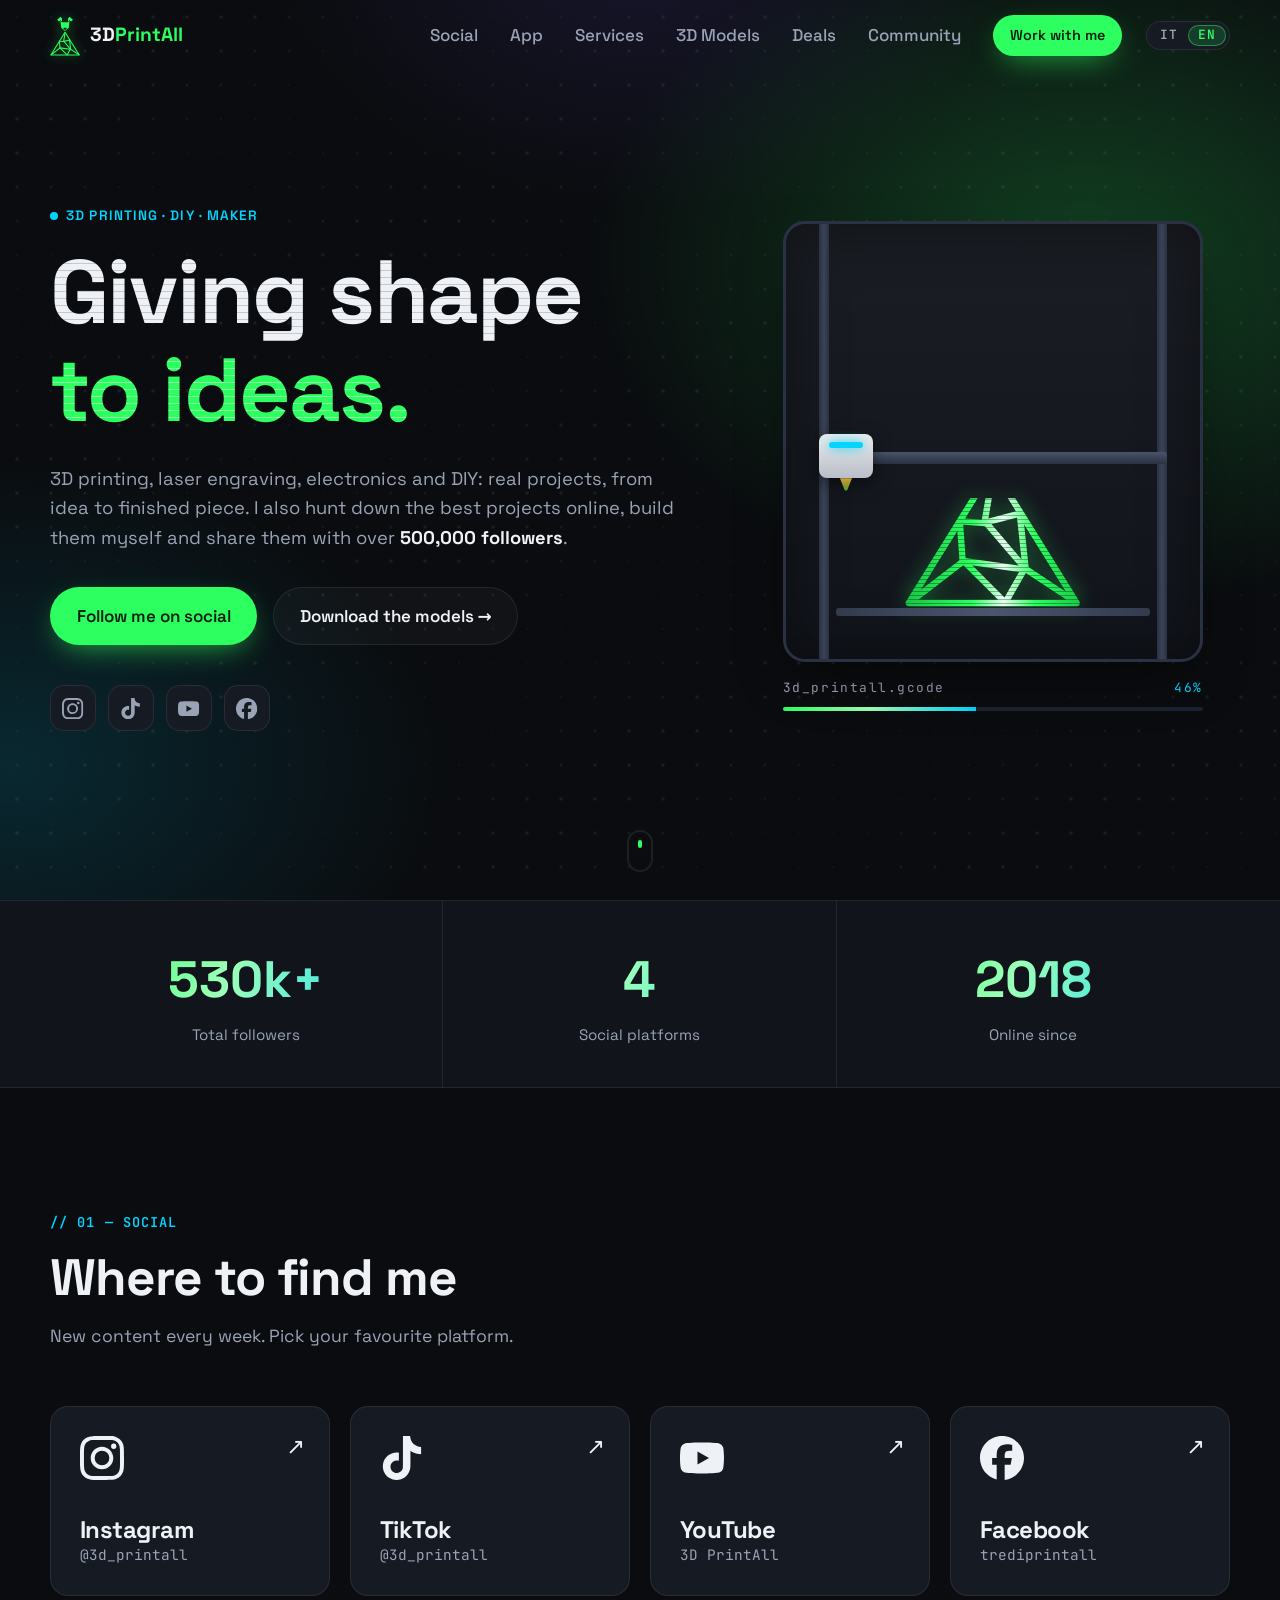
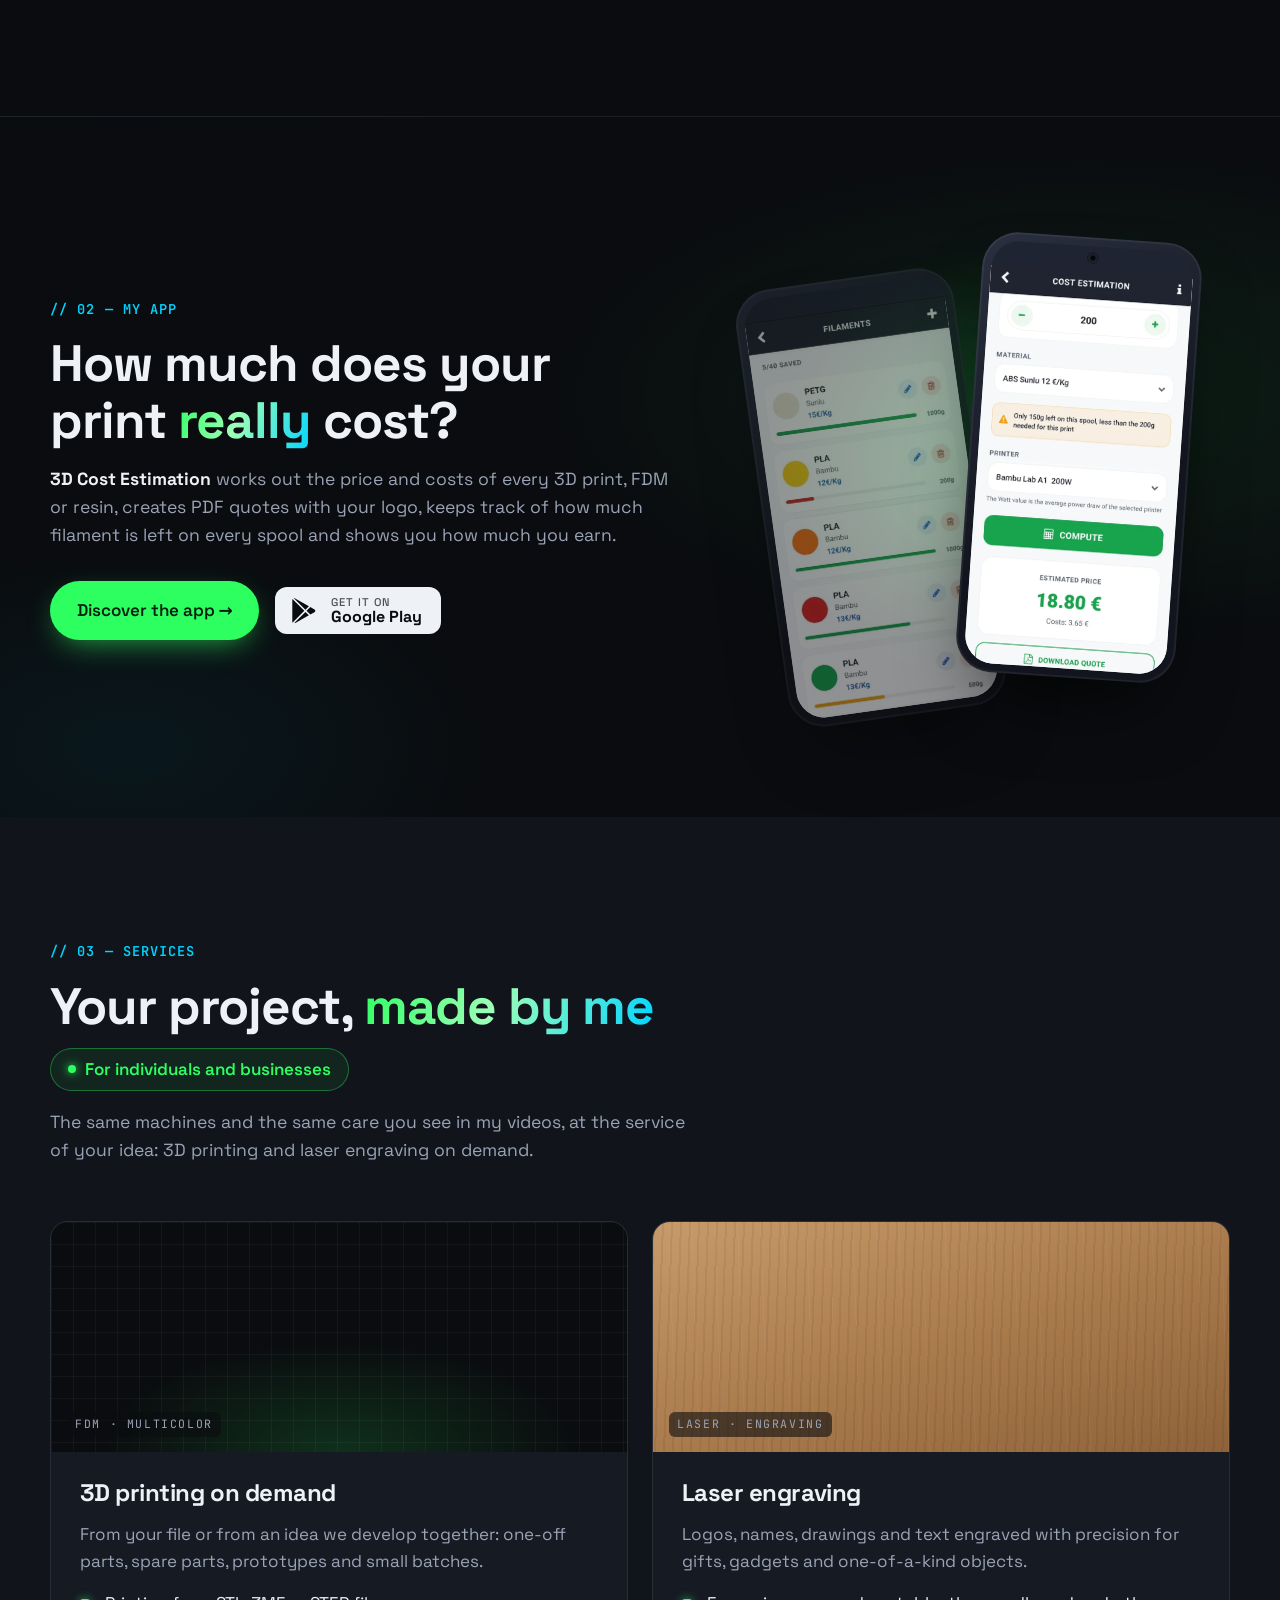
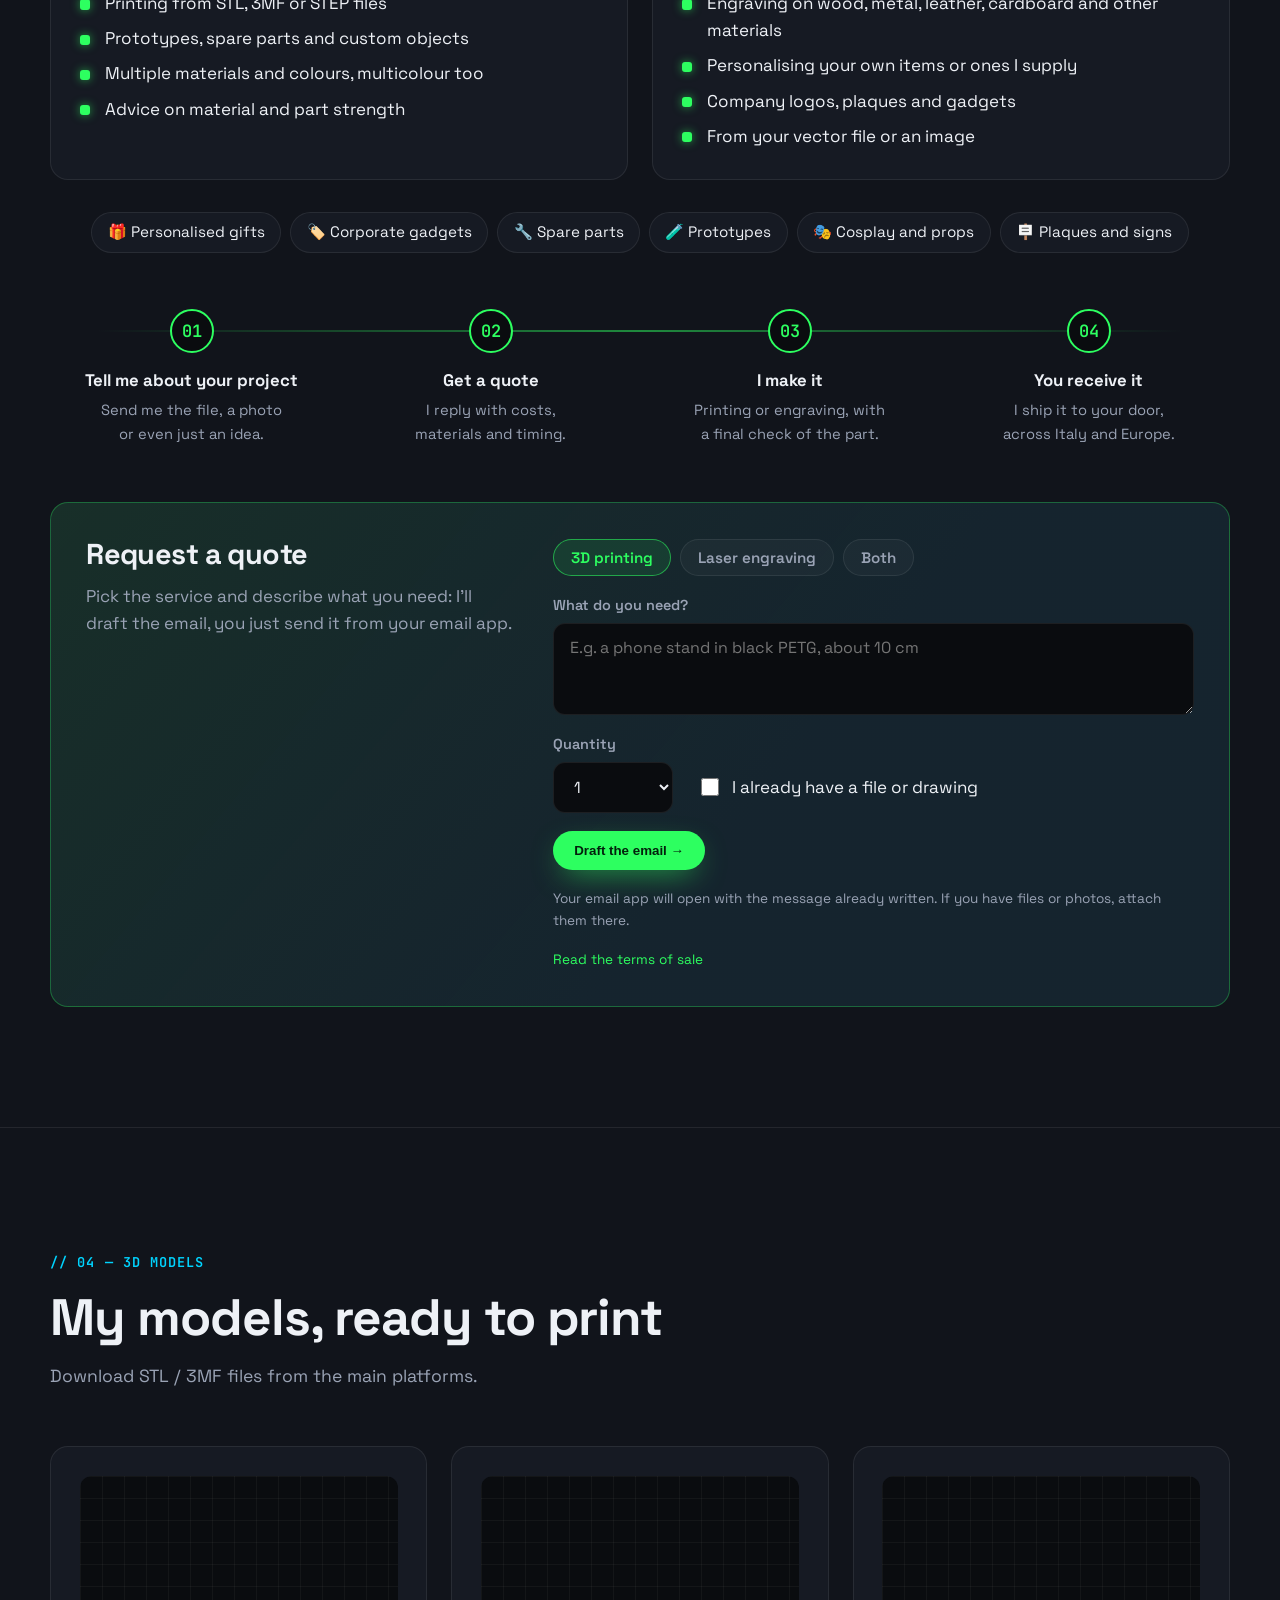
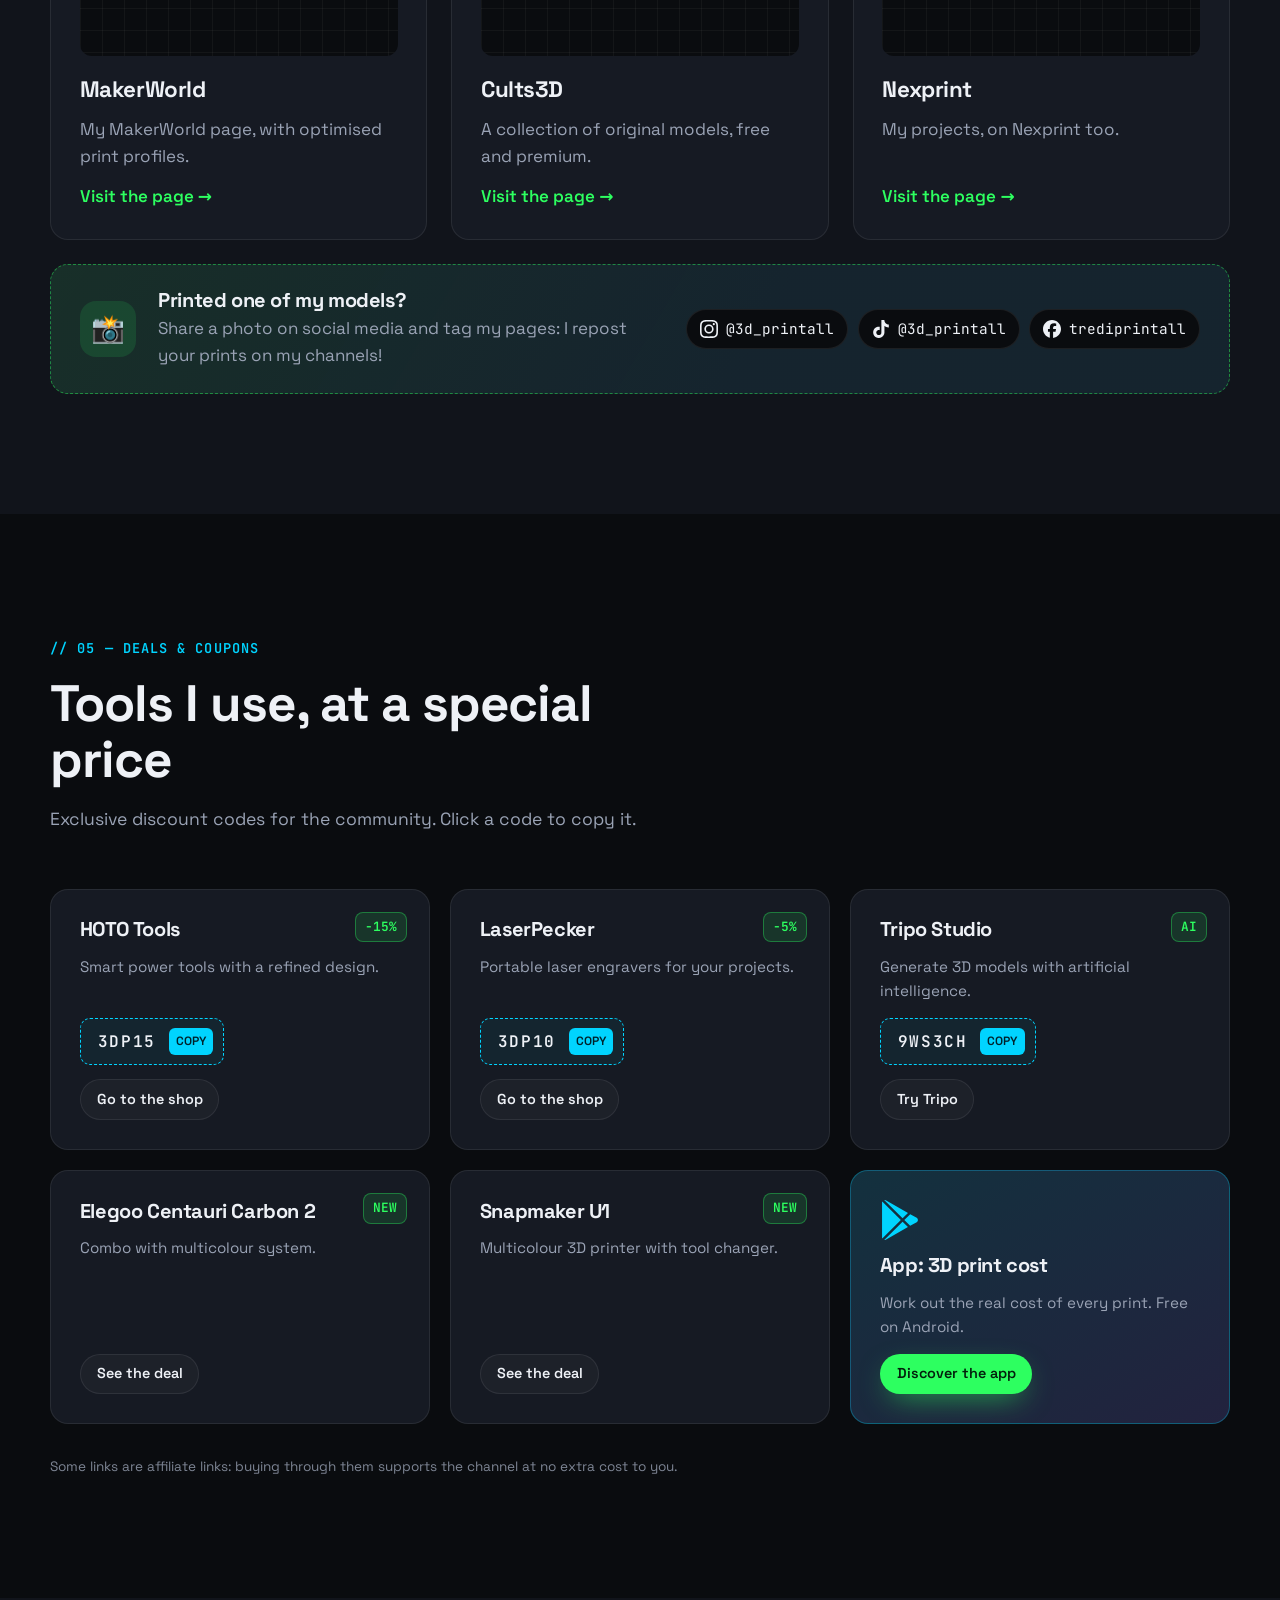
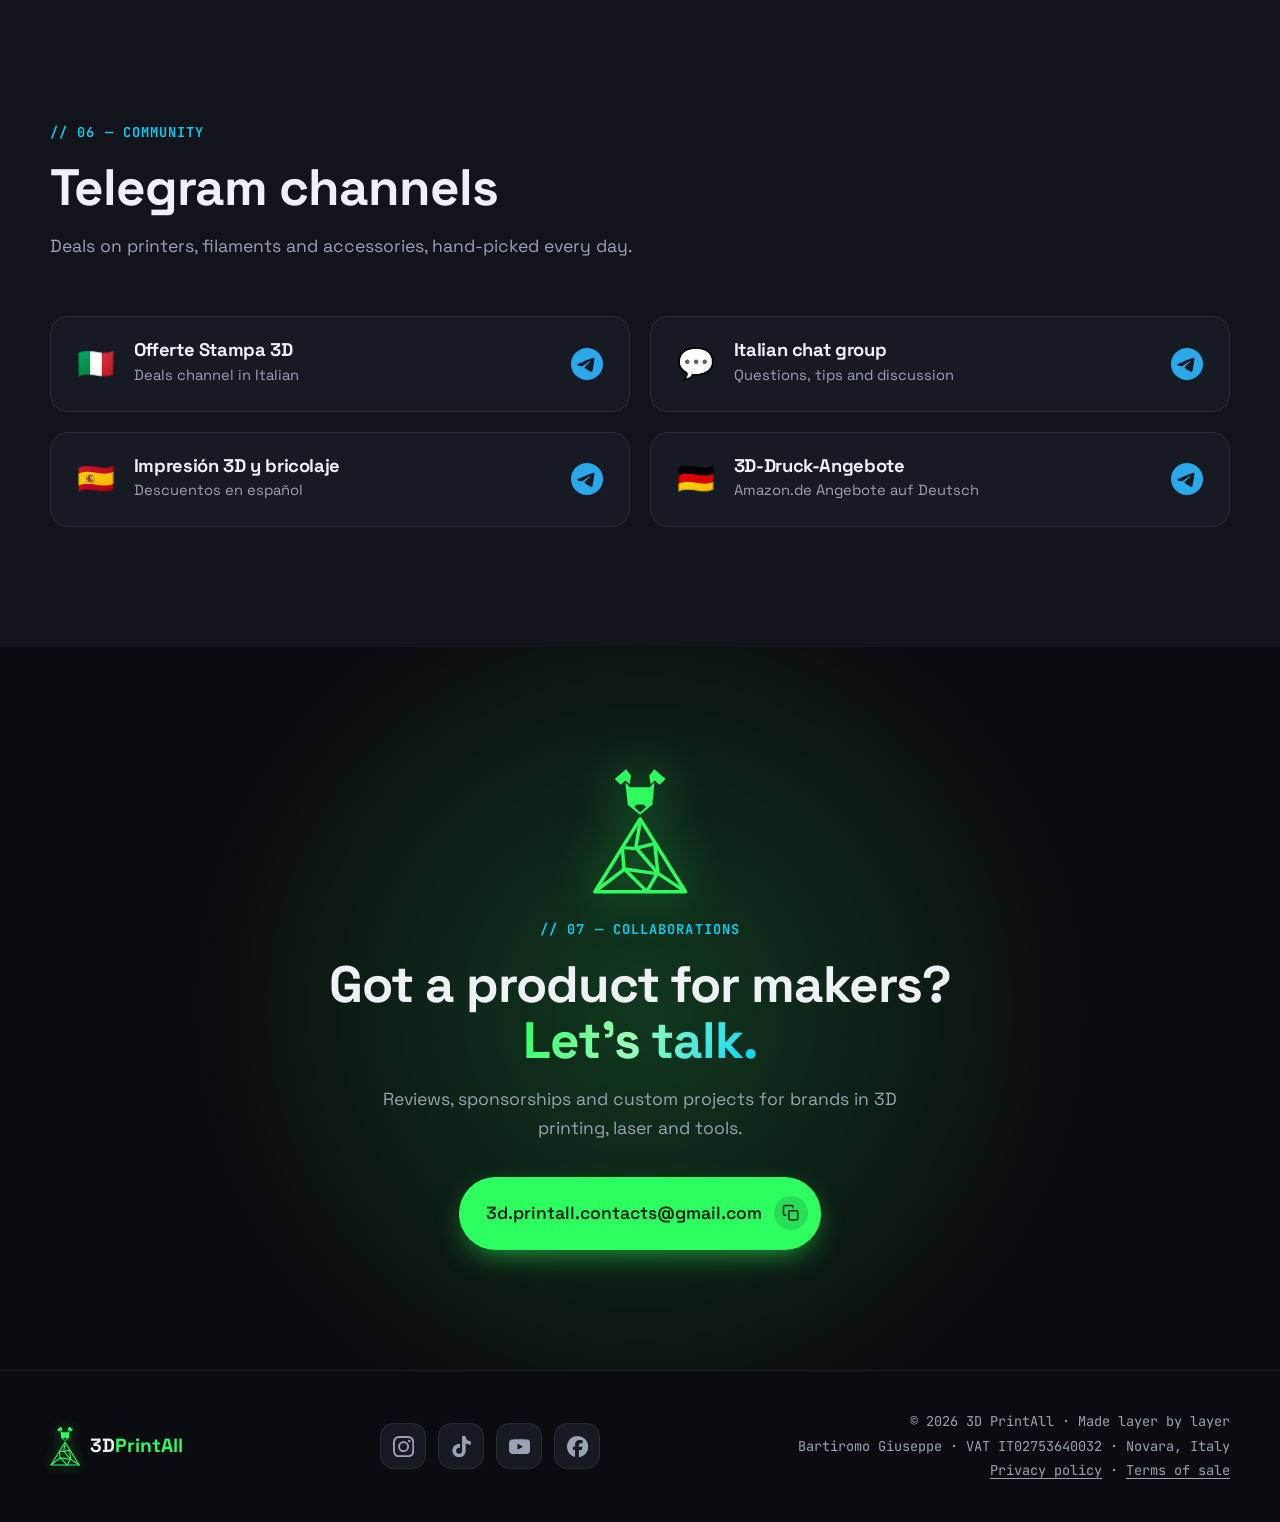
<file: index.html>
<!doctype html>
<html lang="it">
<head>
  <meta charset="utf-8">
  <meta name="viewport" content="width=device-width, initial-scale=1">
  <title>3D PrintAll — Stampa 3D &amp; Fai da te</title>
  <meta name="description" content="3D PrintAll: stampa 3D, incisione laser, elettronica e fai da te. Progetti, modelli da scaricare e offerte per maker. Oltre 500.000 follower su Instagram, TikTok, YouTube e Facebook.">
  <meta name="theme-color" content="#0a0c0f">

  <!-- Open Graph -->
  <meta property="og:type" content="website">
  <meta property="og:title" content="3D PrintAll — Stampa 3D & Fai da te">
  <meta property="og:description" content="Stampa 3D, incisione laser ed elettronica: progetti, modelli e offerte per chi ama creare.">
  <meta property="og:url" content="https://renwo.github.io/3d-printall-site/">
  <meta property="og:site_name" content="3D PrintAll">
  <meta property="og:locale" content="it_IT">
  <meta property="og:locale:alternate" content="en_US">
  <meta property="og:image" content="https://renwo.github.io/3d-printall-site/assets/og-image.png">
  <meta property="og:image:width" content="1200">
  <meta property="og:image:height" content="630">
  <meta property="og:image:alt" content="Logo 3D PrintAll: stampa 3D, laser, elettronica e fai da te">
  <meta name="twitter:card" content="summary_large_image">
  <link rel="canonical" href="https://renwo.github.io/3d-printall-site/">

  <link rel="icon" href="assets/logo.svg" type="image/svg+xml">
  <link rel="apple-touch-icon" href="assets/logo.png">
  <link rel="preload" href="assets/fonts/space-grotesk-latin.woff2" as="font" type="font/woff2" crossorigin>
  <link rel="stylesheet" href="css/fonts.css">
  <link rel="stylesheet" href="css/style.css">
  <script>document.documentElement.classList.add('js')</script>
</head>
<body>
  <!-- SVG sprite: brand icons (Simple Icons, CC0) + logo -->
  <svg width="0" height="0" style="position:absolute" aria-hidden="true">
    <symbol id="i-facebook" viewBox="0 0 24 24"><path d="M9.101 23.691v-7.98H6.627v-3.667h2.474v-1.58c0-4.085 1.848-5.978 5.858-5.978.401 0 .955.042 1.468.103a8.68 8.68 0 0 1 1.141.195v3.325a8.623 8.623 0 0 0-.653-.036 26.805 26.805 0 0 0-.733-.009c-.707 0-1.259.096-1.675.309a1.686 1.686 0 0 0-.679.622c-.258.42-.374.995-.374 1.752v1.297h3.919l-.386 2.103-.287 1.564h-3.246v8.245C19.396 23.238 24 18.179 24 12.044c0-6.627-5.373-12-12-12s-12 5.373-12 12c0 5.628 3.874 10.35 9.101 11.647Z"/></symbol>
    <symbol id="i-googleplay" viewBox="0 0 24 24"><path d="M22.018 13.298l-3.919 2.218-3.515-3.493 3.543-3.521 3.891 2.202a1.49 1.49 0 0 1 0 2.594zM1.337.924a1.486 1.486 0 0 0-.112.568v21.017c0 .217.045.419.124.6l11.155-11.087L1.337.924zm12.207 10.065l3.258-3.238L3.45.195a1.466 1.466 0 0 0-.946-.179l11.04 10.973zm0 2.067l-11 10.933c.298.036.612-.016.906-.183l13.324-7.54-3.23-3.21z"/></symbol>
    <symbol id="i-instagram" viewBox="0 0 24 24"><path d="M7.0301.084c-1.2768.0602-2.1487.264-2.911.5634-.7888.3075-1.4575.72-2.1228 1.3877-.6652.6677-1.075 1.3368-1.3802 2.127-.2954.7638-.4956 1.6365-.552 2.914-.0564 1.2775-.0689 1.6882-.0626 4.947.0062 3.2586.0206 3.6671.0825 4.9473.061 1.2765.264 2.1482.5635 2.9107.308.7889.72 1.4573 1.388 2.1228.6679.6655 1.3365 1.0743 2.1285 1.38.7632.295 1.6361.4961 2.9134.552 1.2773.056 1.6884.069 4.9462.0627 3.2578-.0062 3.668-.0207 4.9478-.0814 1.28-.0607 2.147-.2652 2.9098-.5633.7889-.3086 1.4578-.72 2.1228-1.3881.665-.6682 1.0745-1.3378 1.3795-2.1284.2957-.7632.4966-1.636.552-2.9124.056-1.2809.0692-1.6898.063-4.948-.0063-3.2583-.021-3.6668-.0817-4.9465-.0607-1.2797-.264-2.1487-.5633-2.9117-.3084-.7889-.72-1.4568-1.3876-2.1228C21.2982 1.33 20.628.9208 19.8378.6165 19.074.321 18.2017.1197 16.9244.0645 15.6471.0093 15.236-.005 11.977.0014 8.718.0076 8.31.0215 7.0301.0839m.1402 21.6932c-1.17-.0509-1.8053-.2453-2.2287-.408-.5606-.216-.96-.4771-1.3819-.895-.422-.4178-.6811-.8186-.9-1.378-.1644-.4234-.3624-1.058-.4171-2.228-.0595-1.2645-.072-1.6442-.079-4.848-.007-3.2037.0053-3.583.0607-4.848.05-1.169.2456-1.805.408-2.2282.216-.5613.4762-.96.895-1.3816.4188-.4217.8184-.6814 1.3783-.9003.423-.1651 1.0575-.3614 2.227-.4171 1.2655-.06 1.6447-.072 4.848-.079 3.2033-.007 3.5835.005 4.8495.0608 1.169.0508 1.8053.2445 2.228.408.5608.216.96.4754 1.3816.895.4217.4194.6816.8176.9005 1.3787.1653.4217.3617 1.056.4169 2.2263.0602 1.2655.0739 1.645.0796 4.848.0058 3.203-.0055 3.5834-.061 4.848-.051 1.17-.245 1.8055-.408 2.2294-.216.5604-.4763.96-.8954 1.3814-.419.4215-.8181.6811-1.3783.9-.4224.1649-1.0577.3617-2.2262.4174-1.2656.0595-1.6448.072-4.8493.079-3.2045.007-3.5825-.006-4.848-.0608M16.953 5.5864A1.44 1.44 0 1 0 18.39 4.144a1.44 1.44 0 0 0-1.437 1.4424M5.8385 12.012c.0067 3.4032 2.7706 6.1557 6.173 6.1493 3.4026-.0065 6.157-2.7701 6.1506-6.1733-.0065-3.4032-2.771-6.1565-6.174-6.1498-3.403.0067-6.156 2.771-6.1496 6.1738M8 12.0077a4 4 0 1 1 4.008 3.9921A3.9996 3.9996 0 0 1 8 12.0077"/></symbol>
    <symbol id="i-telegram" viewBox="0 0 24 24"><path d="M11.944 0A12 12 0 0 0 0 12a12 12 0 0 0 12 12 12 12 0 0 0 12-12A12 12 0 0 0 12 0a12 12 0 0 0-.056 0zm4.962 7.224c.1-.002.321.023.465.14a.506.506 0 0 1 .171.325c.016.093.036.306.02.472-.18 1.898-.962 6.502-1.36 8.627-.168.9-.499 1.201-.82 1.23-.696.065-1.225-.46-1.9-.902-1.056-.693-1.653-1.124-2.678-1.8-1.185-.78-.417-1.21.258-1.91.177-.184 3.247-2.977 3.307-3.23.007-.032.014-.15-.056-.212s-.174-.041-.249-.024c-.106.024-1.793 1.14-5.061 3.345-.48.33-.913.49-1.302.48-.428-.008-1.252-.241-1.865-.44-.752-.245-1.349-.374-1.297-.789.027-.216.325-.437.893-.663 3.498-1.524 5.83-2.529 6.998-3.014 3.332-1.386 4.025-1.627 4.476-1.635z"/></symbol>
    <symbol id="i-tiktok" viewBox="0 0 24 24"><path d="M12.525.02c1.31-.02 2.61-.01 3.91-.02.08 1.53.63 3.09 1.75 4.17 1.12 1.11 2.7 1.62 4.24 1.79v4.03c-1.44-.05-2.89-.35-4.2-.97-.57-.26-1.1-.59-1.62-.93-.01 2.92.01 5.84-.02 8.75-.08 1.4-.54 2.79-1.35 3.94-1.31 1.92-3.58 3.17-5.91 3.21-1.43.08-2.86-.31-4.08-1.03-2.02-1.19-3.44-3.37-3.65-5.71-.02-.5-.03-1-.01-1.49.18-1.9 1.12-3.72 2.58-4.96 1.66-1.44 3.98-2.13 6.15-1.72.02 1.48-.04 2.96-.04 4.44-.99-.32-2.15-.23-3.02.37-.63.41-1.11 1.04-1.36 1.75-.21.51-.15 1.07-.14 1.61.24 1.64 1.82 3.02 3.5 2.87 1.12-.01 2.19-.66 2.77-1.61.19-.33.4-.67.41-1.06.1-1.79.06-3.57.07-5.36.01-4.03-.01-8.05.02-12.07z"/></symbol>
    <symbol id="i-youtube" viewBox="0 0 24 24"><path d="M23.498 6.186a3.016 3.016 0 0 0-2.122-2.136C19.505 3.545 12 3.545 12 3.545s-7.505 0-9.377.505A3.017 3.017 0 0 0 .502 6.186C0 8.07 0 12 0 12s0 3.93.502 5.814a3.016 3.016 0 0 0 2.122 2.136c1.871.505 9.376.505 9.376.505s7.505 0 9.377-.505a3.015 3.015 0 0 0 2.122-2.136C24 15.93 24 12 24 12s0-3.93-.502-5.814zM9.545 15.568V8.432L15.818 12l-6.273 3.568z"/></symbol>
    <symbol id="i-logo" viewBox="140 6 784 1036"><path fill-rule="evenodd" d="M326,100 418,20 458,73 447,143 413,112 375,147Z M740,100 648,20 608,73 619,143 653,112 691,147Z M413,127 450,167 612,167 650,127 632,310 532,392 432,310Z M505,308 560,308 582,328 533,372 484,328Z"/><g fill="none" stroke-width="28" stroke-linecap="round" stroke-linejoin="round" stroke="currentColor"><polygon points="533,425 163,1020 903,1020"/><line x1="535" y1="440" x2="498" y2="658"/><line x1="392" y1="660" x2="500" y2="668"/><line x1="505" y1="664" x2="652" y2="626"/><line x1="652" y1="624" x2="678" y2="866"/><line x1="505" y1="668" x2="668" y2="858"/><line x1="388" y1="662" x2="400" y2="830"/><line x1="402" y1="834" x2="668" y2="872"/><line x1="405" y1="835" x2="170" y2="1015"/><line x1="410" y1="840" x2="585" y2="1015"/><line x1="672" y1="872" x2="590" y2="1015"/><line x1="675" y1="868" x2="898" y2="1015"/></g></symbol>
  </svg>

  <!-- ============ NAV ============ -->
  <header class="nav" id="nav">
    <div class="container nav__inner">
      <a href="#top" class="logo" aria-label="3D PrintAll - home">
        <svg class="logo__mark" aria-hidden="true"><use href="#i-logo"/></svg>
        <span class="logo__text">3D<b>PrintAll</b></span>
      </a>
      <nav class="nav__links" id="navLinks" aria-label="Navigazione principale" data-i18n-attr="aria-label:nav.aria">
        <a href="#social">Social</a>
        <a href="app/">App</a>
        <a href="#servizi" data-i18n="nav.services">Servizi</a>
        <a href="#modelli" data-i18n="nav.models">Modelli 3D</a>
        <a href="#offerte" data-i18n="nav.deals">Offerte</a>
        <a href="#community">Community</a>
        <a href="#contatti" class="btn btn--sm btn--primary" data-i18n="nav.collab">Collabora</a>
      </nav>
      <div class="lang-switch" role="group" aria-label="Lingua / Language" data-active="it">
        <button type="button" data-lang="it" aria-pressed="true" lang="it">IT</button>
        <button type="button" data-lang="en" aria-pressed="false" lang="en">EN</button>
      </div>
      <button class="nav__toggle" id="navToggle" aria-label="Apri menu" data-i18n-attr="aria-label:nav.menu" aria-expanded="false" aria-controls="navLinks">
        <span></span><span></span>
      </button>
    </div>
  </header>

  <main id="top">

    <!-- ============ HERO ============ -->
    <section class="hero">
      <canvas class="hero__grid" id="heroGrid" aria-hidden="true"></canvas>
      <div class="container hero__inner">
        <div class="hero__copy">
          <p class="eyebrow" data-i18n="hero.eyebrow"><span class="dot"></span> Stampa 3D · Fai da te · Maker</p>
          <h1 class="hero__title">
            <span class="layered" data-text="Diamo forma" data-i18n="hero.t1">Diamo forma</span><br>
            <span class="layered layered--accent" data-text="alle idee." data-i18n="hero.t2">alle idee.</span>
          </h1>
          <p class="hero__lead" data-i18n="hero.lead">
            Stampa 3D, incisione laser, elettronica e fai da te: progetti veri, dall'idea al pezzo finito.
            Scovo anche i migliori progetti online, li riproduco e li mostro a oltre
            <strong>500.000 follower</strong>.
          </p>
          <div class="hero__cta">
            <a href="#social" class="btn btn--primary" data-i18n="hero.cta1">Seguimi sui social</a>
            <a href="#modelli" class="btn btn--ghost" data-i18n="hero.cta2">Scarica i modelli →</a>
          </div>
          <ul class="hero__socials" aria-label="Social">
            <li><a href="https://instagram.com/3d_printall" target="_blank" rel="noopener" aria-label="Instagram"><svg class="ico" aria-hidden="true"><use href="#i-instagram"/></svg></a></li>
            <li><a href="https://tiktok.com/@3d_printall" target="_blank" rel="noopener" aria-label="TikTok"><svg class="ico" aria-hidden="true"><use href="#i-tiktok"/></svg></a></li>
            <li><a href="https://www.youtube.com/channel/UCyTCmtg6hml9MblgfYUGZMQ" target="_blank" rel="noopener" aria-label="YouTube"><svg class="ico" aria-hidden="true"><use href="#i-youtube"/></svg></a></li>
            <li><a href="https://www.facebook.com/trediprintall" target="_blank" rel="noopener" aria-label="Facebook"><svg class="ico" aria-hidden="true"><use href="#i-facebook"/></svg></a></li>
          </ul>
        </div>

        <!-- Animated 3D printer -->
        <div class="printer" aria-hidden="true">
          <div class="printer__frame">
            <div class="printer__gantry">
              <div class="printer__head">
                <span class="printer__nozzle"></span>
              </div>
            </div>
            <div class="print">
              <div class="print__fill"></div>
            </div>
            <div class="printer__bed"></div>
          </div>
          <div class="printer__label mono">
            <span>3d_printall.gcode</span>
            <span class="printer__pct" id="printPct">0%</span>
          </div>
          <div class="printer__bar"><span id="printBar"></span></div>
        </div>
      </div>

      <a href="#stats" class="scroll-hint" aria-label="Scorri giù" data-i18n-attr="aria-label:hero.scroll"><span></span></a>
    </section>

    <!-- ============ STATS ============ -->
    <section class="stats" id="stats">
      <div class="container stats__grid">
        <div class="stat reveal">
          <span class="stat__num" data-count="530" data-suffix="k+">0</span>
          <span class="stat__label" data-i18n="stats.followers">Follower totali</span>
        </div>
        <div class="stat reveal">
          <span class="stat__num" data-count="4">0</span>
          <span class="stat__label" data-i18n="stats.platforms">Piattaforme social</span>
        </div>
        <div class="stat reveal">
          <span class="stat__num" data-count="2018" data-plain>0</span>
          <span class="stat__label" data-i18n="stats.since">Online dal</span>
        </div>
      </div>
    </section>

    <!-- ============ SOCIAL ============ -->
    <section class="section" id="social">
      <div class="container">
        <header class="section__head reveal">
          <p class="eyebrow mono">// 01 — Social</p>
          <h2 data-i18n="social.title">Dove trovarmi</h2>
          <p class="section__sub" data-i18n="social.sub">Contenuti nuovi ogni settimana. Scegli la tua piattaforma preferita.</p>
        </header>

        <div class="social-grid">
          <a class="social-card reveal" style="--c1:#f58529;--c2:#dd2a7b;--c3:#8134af" href="https://instagram.com/3d_printall" target="_blank" rel="noopener">
            <svg class="ico social-card__icon" aria-hidden="true"><use href="#i-instagram"/></svg>
            <div>
              <h3>Instagram</h3>
              <p class="mono">@3d_printall</p>
            </div>
            <span class="social-card__arrow">↗</span>
          </a>
          <a class="social-card reveal" style="--c1:#25f4ee;--c2:#111;--c3:#fe2c55" href="https://tiktok.com/@3d_printall" target="_blank" rel="noopener">
            <svg class="ico social-card__icon" aria-hidden="true"><use href="#i-tiktok"/></svg>
            <div>
              <h3>TikTok</h3>
              <p class="mono">@3d_printall</p>
            </div>
            <span class="social-card__arrow">↗</span>
          </a>
          <a class="social-card reveal" style="--c1:#ff0000;--c2:#c4302b;--c3:#ff4d4d" href="https://www.youtube.com/channel/UCyTCmtg6hml9MblgfYUGZMQ" target="_blank" rel="noopener">
            <svg class="ico social-card__icon" aria-hidden="true"><use href="#i-youtube"/></svg>
            <div>
              <h3>YouTube</h3>
              <p class="mono">3D PrintAll</p>
            </div>
            <span class="social-card__arrow">↗</span>
          </a>
          <a class="social-card reveal" style="--c1:#1877f2;--c2:#0a52c2;--c3:#4f9bff" href="https://www.facebook.com/trediprintall" target="_blank" rel="noopener">
            <svg class="ico social-card__icon" aria-hidden="true"><use href="#i-facebook"/></svg>
            <div>
              <h3>Facebook</h3>
              <p class="mono">trediprintall</p>
            </div>
            <span class="social-card__arrow">↗</span>
          </a>
        </div>
      </div>
    </section>

    <!-- ============ APP (teaser — full page in app/) ============ -->
    <section class="section app" id="app">
      <div class="container">
        <div class="teaser">
          <div class="teaser__copy reveal">
            <p class="eyebrow mono" data-i18n="app.eyebrow">// 02 — La mia app</p>
            <h2 data-i18n="app.title">Quanto costa <span class="grad">davvero</span> la tua stampa?</h2>
            <p class="section__sub" data-i18n="teaser.sub"><strong>3D Cost Estimation</strong> calcola prezzo e costi di ogni stampa 3D, FDM o resina, crea preventivi PDF con il tuo logo, tiene d'occhio quanto filamento ti resta su ogni bobina e ti mostra quanto guadagni.</p>
            <div class="teaser__cta">
              <a class="btn btn--primary" href="app/" data-i18n="teaser.btn">Scopri l'app →</a>
              <a class="play-btn play-btn--sm" href="https://play.google.com/store/apps/details?id=my_pkg.myapp" target="_blank" rel="noopener">
                <svg class="ico" aria-hidden="true"><use href="#i-googleplay"/></svg>
                <span><small data-i18n="app.available">Disponibile su</small>Google Play</span>
              </a>
            </div>
          </div>
          <a class="teaser__phones reveal" href="app/" aria-label="3D Cost Estimation" tabindex="-1">
            <span class="app__glow" aria-hidden="true"></span>
            <span class="phone phone--back"><span class="phone__screen"><img src="assets/app/filaments.webp" alt="" width="540" height="1131" loading="lazy"></span></span>
            <span class="phone phone--front"><span class="phone__notch" aria-hidden="true"></span><span class="phone__screen"><img src="assets/app/price.webp" alt="" width="540" height="1126" loading="lazy"></span></span>
          </a>
        </div>
      </div>
    </section>

    <!-- ============ SERVIZI ============ -->
    <section class="section section--alt services" id="servizi">
      <div class="container">
        <header class="section__head reveal">
          <p class="eyebrow mono" data-i18n="sv.eyebrow">// 03 — Servizi</p>
          <h2 data-i18n="sv.title">Il tuo progetto, <span class="grad">realizzato da me</span></h2>
          <p class="svc-audience" data-i18n="sv.audience">Per privati e aziende</p>
          <p class="section__sub" data-i18n="sv.sub">Le stesse macchine e la stessa cura che vedi nei miei video, al servizio della tua idea: stampa 3D e incisione laser su richiesta.</p>
        </header>

        <div class="svc-grid">
          <!-- 3D printing -->
          <article class="svc reveal">
            <div class="svc__visual svc__visual--print" aria-hidden="true">
              <div class="layers">
                <span style="--w:34%;--i:9"></span><span style="--w:46%;--i:8"></span><span style="--w:56%;--i:7"></span>
                <span style="--w:62%;--i:6"></span><span style="--w:66%;--i:5"></span><span style="--w:68%;--i:4"></span>
                <span style="--w:66%;--i:3"></span><span style="--w:60%;--i:2"></span><span style="--w:52%;--i:1"></span>
                <span style="--w:58%;--i:0"></span>
              </div>
              <span class="svc__label mono">FDM · MULTICOLOR</span>
            </div>
            <div class="svc__body">
              <h3 data-i18n="sv.printTitle">Stampa 3D su richiesta</h3>
              <p data-i18n="sv.printText">Dal tuo file o da un'idea da sviluppare insieme: pezzi unici, ricambi, prototipi e piccole serie.</p>
              <ul class="svc__list">
                <li data-i18n="sv.p1">Stampa da file STL, 3MF o STEP</li>
                <li data-i18n="sv.p2">Prototipi, ricambi e oggetti personalizzati</li>
                <li data-i18n="sv.p3">Più materiali e colori, anche multicolore</li>
                <li data-i18n="sv.p4">Consigli su materiale e resistenza del pezzo</li>
              </ul>
            </div>
          </article>

          <!-- Laser engraving -->
          <article class="svc reveal">
            <div class="svc__visual svc__visual--laser" aria-hidden="true">
              <svg class="engrave" viewBox="140 6 784 1036"><path d="M326,100 418,20 458,73 447,143 413,112 375,147Z" pathLength="1" style="--i:0"/><path d="M740,100 648,20 608,73 619,143 653,112 691,147Z" pathLength="1" style="--i:1"/><path d="M413,127 450,167 612,167 650,127 632,310 532,392 432,310Z" pathLength="1" style="--i:2"/><path d="M505,308 560,308 582,328 533,372 484,328Z" pathLength="1" style="--i:3"/><polygon points="533,425 163,1020 903,1020" pathLength="1" style="--i:4"/><line x1="535" y1="440" x2="498" y2="658" pathLength="1" style="--i:5"/><line x1="392" y1="660" x2="500" y2="668" pathLength="1" style="--i:6"/><line x1="505" y1="664" x2="652" y2="626" pathLength="1" style="--i:7"/><line x1="652" y1="624" x2="678" y2="866" pathLength="1" style="--i:8"/><line x1="505" y1="668" x2="668" y2="858" pathLength="1" style="--i:9"/><line x1="388" y1="662" x2="400" y2="830" pathLength="1" style="--i:10"/><line x1="402" y1="834" x2="668" y2="872" pathLength="1" style="--i:11"/><line x1="405" y1="835" x2="170" y2="1015" pathLength="1" style="--i:12"/><line x1="410" y1="840" x2="585" y2="1015" pathLength="1" style="--i:13"/><line x1="672" y1="872" x2="590" y2="1015" pathLength="1" style="--i:14"/><line x1="675" y1="868" x2="898" y2="1015" pathLength="1" style="--i:15"/></svg>
              <span class="svc__label mono">LASER · ENGRAVING</span>
            </div>
            <div class="svc__body">
              <h3 data-i18n="sv.laserTitle">Incisione laser</h3>
              <p data-i18n="sv.laserText">Loghi, nomi, disegni e testi incisi con precisione per regali, gadget e oggetti unici.</p>
              <ul class="svc__list">
                <li data-i18n="sv.l1">Incisione su legno, metallo, pelle, cartone e altri materiali</li>
                <li data-i18n="sv.l2">Personalizzazione di oggetti tuoi o forniti da me</li>
                <li data-i18n="sv.l3">Loghi aziendali, targhe e gadget</li>
                <li data-i18n="sv.l4">Dal tuo file vettoriale o da un'immagine</li>
              </ul>
            </div>
          </article>
        </div>

        <!-- Use cases -->
        <ul class="svc-tags reveal" aria-label="Esempi" data-i18n-attr="aria-label:sv.examples">
          <li data-i18n="sv.t1">🎁 Regali personalizzati</li>
          <li data-i18n="sv.t2">🏷️ Gadget aziendali</li>
          <li data-i18n="sv.t3">🔧 Pezzi di ricambio</li>
          <li data-i18n="sv.t4">🧪 Prototipi</li>
          <li data-i18n="sv.t5">🎭 Cosplay e props</li>
          <li data-i18n="sv.t6">🪧 Targhe e insegne</li>
        </ul>

        <!-- Process -->
        <ol class="svc-steps">
          <li class="reveal"><span class="mono">01</span><strong data-i18n="sv.s1t">Raccontami il progetto</strong><span data-i18n="sv.s1d">Mandami il file, una foto o anche solo un'idea.</span></li>
          <li class="reveal"><span class="mono">02</span><strong data-i18n="sv.s2t">Ricevi il preventivo</strong><span data-i18n="sv.s2d">Ti rispondo con costi, materiali e tempi.</span></li>
          <li class="reveal"><span class="mono">03</span><strong data-i18n="sv.s3t">Lo realizzo</strong><span data-i18n="sv.s3d">Stampa o incisione, con controllo finale del pezzo.</span></li>
          <li class="reveal"><span class="mono">04</span><strong data-i18n="sv.s4t">Lo ricevi</strong><span data-i18n="sv.s4d">Lo spedisco a casa tua, in Italia e in Europa.</span></li>
        </ol>

        <!-- Quote composer: builds an email, nothing is sent by the site -->
        <div class="quote reveal" id="preventivo">
          <div class="quote__intro">
            <h3 data-i18n="sv.qTitle">Richiedi un preventivo</h3>
            <p data-i18n="sv.qText">Scegli il servizio e descrivi cosa ti serve: preparo io l'email, a te basta inviarla dal tuo programma di posta.</p>
          </div>
          <div class="quote__form">
            <div class="quote__row" role="group" aria-label="Servizio" data-i18n-attr="aria-label:sv.qService">
              <button type="button" class="chip is-on" data-service="print" aria-pressed="true" data-i18n="sv.optPrint">Stampa 3D</button>
              <button type="button" class="chip" data-service="laser" aria-pressed="false" data-i18n="sv.optLaser">Incisione laser</button>
              <button type="button" class="chip" data-service="both" aria-pressed="false" data-i18n="sv.optBoth">Entrambi</button>
            </div>
            <label class="quote__field">
              <span data-i18n="sv.qDescLabel">Cosa ti serve?</span>
              <textarea id="quoteDesc" rows="3" placeholder="Es. un supporto per il telefono in PETG nero, circa 10 cm" data-i18n-attr="placeholder:sv.qDescPh"></textarea>
            </label>
            <div class="quote__row quote__row--split">
              <label class="quote__field">
                <span data-i18n="sv.qQty">Quantità</span>
                <select id="quoteQty">
                  <option value="1">1</option>
                  <option value="2-10">2–10</option>
                  <option value="10-50">10–50</option>
                  <option value="50+">50+</option>
                </select>
              </label>
              <label class="quote__check">
                <input type="checkbox" id="quoteFile">
                <span data-i18n="sv.qFile">Ho già il file o un disegno</span>
              </label>
            </div>
            <button type="button" class="btn btn--primary" id="quoteSend" data-i18n="sv.qSend">Prepara l'email →</button>
            <p class="quote__note" data-i18n="sv.qNote">Si aprirà il tuo programma di posta con il messaggio già scritto. Se hai file o foto, allegali lì.</p>
            <p class="quote__note"><a href="https://renwo.github.io/3dprintall-legal/condizioni/" target="_blank" rel="noopener" data-i18n="sv.terms">Leggi le condizioni di vendita</a></p>
            <div class="quote__fallback" id="quoteFallback" hidden>
              <p data-i18n="sv.fbText">Non si è aperto nulla? Invia l'email da qui:</p>
              <div class="quote__row">
                <a class="chip" id="quoteGmail" href="#" target="_blank" rel="noopener">Gmail</a>
                <a class="chip" id="quoteOutlook" href="#" target="_blank" rel="noopener">Outlook</a>
                <button type="button" class="chip" id="quoteCopy" data-i18n="sv.fbCopy">Copia il testo</button>
              </div>
              <p class="quote__note"><span data-i18n="sv.fbTo">Indirizzo:</span> <a href="mailto:3d.printall.contacts@gmail.com">3d.printall.contacts@gmail.com</a></p>
            </div>
          </div>
        </div>
      </div>
    </section>

    <!-- ============ MODELLI ============ -->
    <section class="section section--alt" id="modelli">
      <div class="container">
        <header class="section__head reveal">
          <p class="eyebrow mono" data-i18n="models.eyebrow">// 04 — Modelli 3D</p>
          <h2 data-i18n="models.title">I miei modelli, pronti da stampare</h2>
          <p class="section__sub" data-i18n="models.sub">Scarica i file STL / 3MF dalle principali piattaforme.</p>
        </header>

        <div class="model-grid">
          <a class="model-card reveal" href="https://makerworld.com/en/@3d_printall" target="_blank" rel="noopener">
            <div class="model-card__visual"><div class="cube"><span></span><span></span><span></span><span></span><span></span><span></span></div></div>
            <h3>MakerWorld</h3>
            <p data-i18n="models.mw">La mia pagina su MakerWorld, con profili di stampa ottimizzati.</p>
            <span class="link" data-i18n="models.visit">Visita la pagina →</span>
          </a>
          <a class="model-card reveal" href="https://cults3d.com/en/users/3dprintall" target="_blank" rel="noopener">
            <div class="model-card__visual"><div class="cube cube--b"><span></span><span></span><span></span><span></span><span></span><span></span></div></div>
            <h3>Cults3D</h3>
            <p data-i18n="models.cults">Collezione di modelli originali, gratuiti e premium.</p>
            <span class="link" data-i18n="models.visit">Visita la pagina →</span>
          </a>
          <a class="model-card reveal" href="https://www.nexprint.com/en/U0035322098/home" target="_blank" rel="noopener">
            <div class="model-card__visual"><div class="cube cube--c"><span></span><span></span><span></span><span></span><span></span><span></span></div></div>
            <h3>Nexprint</h3>
            <p data-i18n="models.nex">I miei progetti anche su Nexprint.</p>
            <span class="link" data-i18n="models.visit">Visita la pagina →</span>
          </a>
        </div>

        <div class="share reveal">
          <span class="share__icon" aria-hidden="true">📸</span>
          <div class="share__text">
            <h3 data-i18n="models.shareTitle">Hai stampato uno dei miei modelli?</h3>
            <p data-i18n="models.shareText">Condividi la foto sui social e tagga le mie pagine: ricondivido le vostre stampe sui miei canali!</p>
          </div>
          <ul class="share__tags">
            <li><a href="https://instagram.com/3d_printall" target="_blank" rel="noopener"><svg class="ico" aria-hidden="true"><use href="#i-instagram"/></svg><span class="mono">@3d_printall</span></a></li>
            <li><a href="https://tiktok.com/@3d_printall" target="_blank" rel="noopener"><svg class="ico" aria-hidden="true"><use href="#i-tiktok"/></svg><span class="mono">@3d_printall</span></a></li>
            <li><a href="https://www.facebook.com/trediprintall" target="_blank" rel="noopener"><svg class="ico" aria-hidden="true"><use href="#i-facebook"/></svg><span class="mono">trediprintall</span></a></li>
          </ul>
        </div>
      </div>
    </section>

    <!-- ============ OFFERTE ============ -->
    <section class="section" id="offerte">
      <div class="container">
        <header class="section__head reveal">
          <p class="eyebrow mono" data-i18n="deals.eyebrow">// 05 — Offerte & Coupon</p>
          <h2 data-i18n="deals.title">Strumenti che uso, a prezzo speciale</h2>
          <p class="section__sub" data-i18n="deals.sub">Codici sconto esclusivi per la community. Clicca sul codice per copiarlo.</p>
        </header>

        <div class="deal-grid">
          <article class="deal reveal">
            <span class="deal__tag">-15%</span>
            <h3>HOTO Tools</h3>
            <p data-i18n="deals.hoto">Utensili elettrici smart dal design curato.</p>
            <button class="coupon" data-code="3DP15" type="button"><span class="mono">3DP15</span><em data-i18n="deals.copy">Copia</em></button>
            <a class="btn btn--ghost btn--sm" href="https://hototools.com/?ref=kghfpxga&amp;utm_source=goaff_ref" target="_blank" rel="noopener sponsored" data-i18n="deals.shop">Vai allo shop</a>
          </article>
          <article class="deal reveal">
            <span class="deal__tag">-5%</span>
            <h3>LaserPecker</h3>
            <p data-i18n="deals.lp">Incisori laser portatili per i tuoi progetti.</p>
            <button class="coupon" data-code="3DP10" type="button"><span class="mono">3DP10</span><em data-i18n="deals.copy">Copia</em></button>
            <a class="btn btn--ghost btn--sm" href="https://tidd.ly/4rkAULL" target="_blank" rel="noopener sponsored" data-i18n="deals.shop">Vai allo shop</a>
          </article>
          <article class="deal reveal">
            <span class="deal__tag">AI</span>
            <h3>Tripo Studio</h3>
            <p data-i18n="deals.tripo">Genera modelli 3D con l'intelligenza artificiale.</p>
            <button class="coupon" data-code="9WS3CH" type="button"><span class="mono">9WS3CH</span><em data-i18n="deals.copy">Copia</em></button>
            <a class="btn btn--ghost btn--sm" href="https://studio.tripo3d.ai/home?invite_code=9WS3CH&amp;utm_source=instagram&amp;utm_medium=kol&amp;utm_campaign=kol_3d_printall" target="_blank" rel="noopener sponsored" data-i18n="deals.tryTripo">Prova Tripo</a>
          </article>
          <article class="deal reveal">
            <span class="deal__tag">NEW</span>
            <h3>Elegoo Centauri Carbon 2</h3>
            <p data-i18n="deals.elegoo">Combo con sistema multicolore.</p>
            <a class="btn btn--ghost btn--sm" href="https://tidd.ly/4rD0Ovi" target="_blank" rel="noopener sponsored" data-i18n="deals.see">Scopri l'offerta</a>
          </article>
          <article class="deal reveal">
            <span class="deal__tag">NEW</span>
            <h3>Snapmaker U1</h3>
            <p data-i18n="deals.snap">Stampante 3D multicolore con cambio utensile.</p>
            <a class="btn btn--ghost btn--sm" href="https://snapmaker.sjv.io/c/3622600/1346054/16240" target="_blank" rel="noopener sponsored" data-i18n="deals.see">Scopri l'offerta</a>
          </article>
          <article class="deal deal--app reveal">
            <svg class="ico deal__appicon" aria-hidden="true"><use href="#i-googleplay"/></svg>
            <h3 data-i18n="deals.appTitle">App: Costo di stampa 3D</h3>
            <p data-i18n="deals.appText">Calcola il costo reale di ogni stampa. Gratis su Android.</p>
            <a class="btn btn--primary btn--sm" href="app/" data-i18n="deals.appBtn">Scopri l'app</a>
          </article>
        </div>
        <p class="disclaimer" data-i18n="deals.disclaimer">Alcuni link sono affiliati: acquistando tramite questi link supporti il canale, senza costi aggiuntivi per te.</p>
      </div>
    </section>

    <!-- ============ COMMUNITY ============ -->
    <section class="section section--alt" id="community">
      <div class="container">
        <header class="section__head reveal">
          <p class="eyebrow mono">// 06 — Community</p>
          <h2 data-i18n="tg.title">Canali Telegram</h2>
          <p class="section__sub" data-i18n="tg.sub">Offerte su stampanti, filamenti e accessori, selezionate ogni giorno.</p>
        </header>

        <div class="tg-grid">
          <a class="tg reveal" href="https://t.me/scontistampa3d" target="_blank" rel="noopener">
            <span class="tg__flag">🇮🇹</span>
            <div><h3>Offerte Stampa 3D</h3><p data-i18n="tg.itDesc">Canale offerte in italiano</p></div>
            <svg class="ico tg__icon" aria-hidden="true"><use href="#i-telegram"/></svg>
          </a>
          <a class="tg reveal" href="https://t.me/joinchat/Ly3OJ7kNkNE4MzFk" target="_blank" rel="noopener">
            <span class="tg__flag">💬</span>
            <div><h3 data-i18n="tg.chat">Gruppo chat IT</h3><p data-i18n="tg.chatDesc">Domande, consigli e confronto</p></div>
            <svg class="ico tg__icon" aria-hidden="true"><use href="#i-telegram"/></svg>
          </a>
          <a class="tg reveal" href="https://t.me/impresion3Ddescuento" target="_blank" rel="noopener">
            <span class="tg__flag">🇪🇸</span>
            <div><h3>Impresión 3D y bricolaje</h3><p>Descuentos en español</p></div>
            <svg class="ico tg__icon" aria-hidden="true"><use href="#i-telegram"/></svg>
          </a>
          <a class="tg reveal" href="https://t.me/DruckRabatte3D" target="_blank" rel="noopener">
            <span class="tg__flag">🇩🇪</span>
            <div><h3>3D-Druck-Angebote</h3><p>Amazon.de Angebote auf Deutsch</p></div>
            <svg class="ico tg__icon" aria-hidden="true"><use href="#i-telegram"/></svg>
          </a>
        </div>
      </div>
    </section>

    <!-- ============ CONTATTI ============ -->
    <section class="section cta" id="contatti">
      <div class="container cta__inner reveal">
        <svg class="cta__logo" aria-hidden="true"><use href="#i-logo"/></svg>
        <p class="eyebrow mono" data-i18n="cta.eyebrow">// 07 — Collaborazioni</p>
        <h2 data-i18n="cta.title">Hai un prodotto per maker?<br><span class="grad">Parliamone.</span></h2>
        <p class="section__sub" data-i18n="cta.sub">Recensioni, sponsorizzazioni e progetti su misura per brand del settore stampa 3D, laser e utensili.</p>
        <button type="button" class="btn btn--primary btn--lg copy-mail" id="copyEmail" data-email="3d.printall.contacts@gmail.com" title="Copia indirizzo email" data-i18n-attr="title:cta.copyLabel">
          <span>3d.printall.contacts@gmail.com</span>
          <span class="copy-mail__icon" aria-hidden="true">
            <svg class="copy-mail__copy" viewBox="0 0 24 24" fill="none" stroke="currentColor" stroke-width="2" stroke-linecap="round" stroke-linejoin="round"><rect x="9" y="9" width="12" height="12" rx="2"/><path d="M5 15H4a2 2 0 0 1-2-2V4a2 2 0 0 1 2-2h9a2 2 0 0 1 2 2v1"/></svg>
            <svg class="copy-mail__done" viewBox="0 0 24 24" fill="none" stroke="currentColor" stroke-width="2.5" stroke-linecap="round" stroke-linejoin="round"><path d="M5 12l5 5L19 7"/></svg>
          </span>
        </button>
      </div>
    </section>
  </main>

  <footer class="footer">
    <div class="container footer__inner">
      <a href="#top" class="logo" aria-label="3D PrintAll - torna su" data-i18n-attr="aria-label:footer.top">
        <svg class="logo__mark" aria-hidden="true"><use href="#i-logo"/></svg>
        <span class="logo__text">3D<b>PrintAll</b></span>
      </a>
      <ul class="hero__socials">
        <li><a href="https://instagram.com/3d_printall" target="_blank" rel="noopener" aria-label="Instagram"><svg class="ico" aria-hidden="true"><use href="#i-instagram"/></svg></a></li>
        <li><a href="https://tiktok.com/@3d_printall" target="_blank" rel="noopener" aria-label="TikTok"><svg class="ico" aria-hidden="true"><use href="#i-tiktok"/></svg></a></li>
        <li><a href="https://www.youtube.com/channel/UCyTCmtg6hml9MblgfYUGZMQ" target="_blank" rel="noopener" aria-label="YouTube"><svg class="ico" aria-hidden="true"><use href="#i-youtube"/></svg></a></li>
        <li><a href="https://www.facebook.com/trediprintall" target="_blank" rel="noopener" aria-label="Facebook"><svg class="ico" aria-hidden="true"><use href="#i-facebook"/></svg></a></li>
      </ul>
      <div class="footer__legal">
        <p class="footer__copy mono">© <span id="year"></span> 3D PrintAll · Made layer by layer</p>
        <p class="footer__copy mono" data-i18n="footer.vat">Bartiromo Giuseppe · P.IVA 02753640032 · Novara, Italia</p>
        <p class="footer__copy mono"><a href="https://renwo.github.io/3dprintall-legal/website/" target="_blank" rel="noopener">Privacy policy</a> · <a href="https://renwo.github.io/3dprintall-legal/condizioni/" target="_blank" rel="noopener" data-i18n="footer.terms">Condizioni di vendita</a></p>
      </div>
    </div>
  </footer>

  <div class="toast" id="toast" role="status" aria-live="polite"></div>
  <script src="js/i18n.js"></script>
  <script src="js/main.js" defer></script>
</body>
</html>
</file>
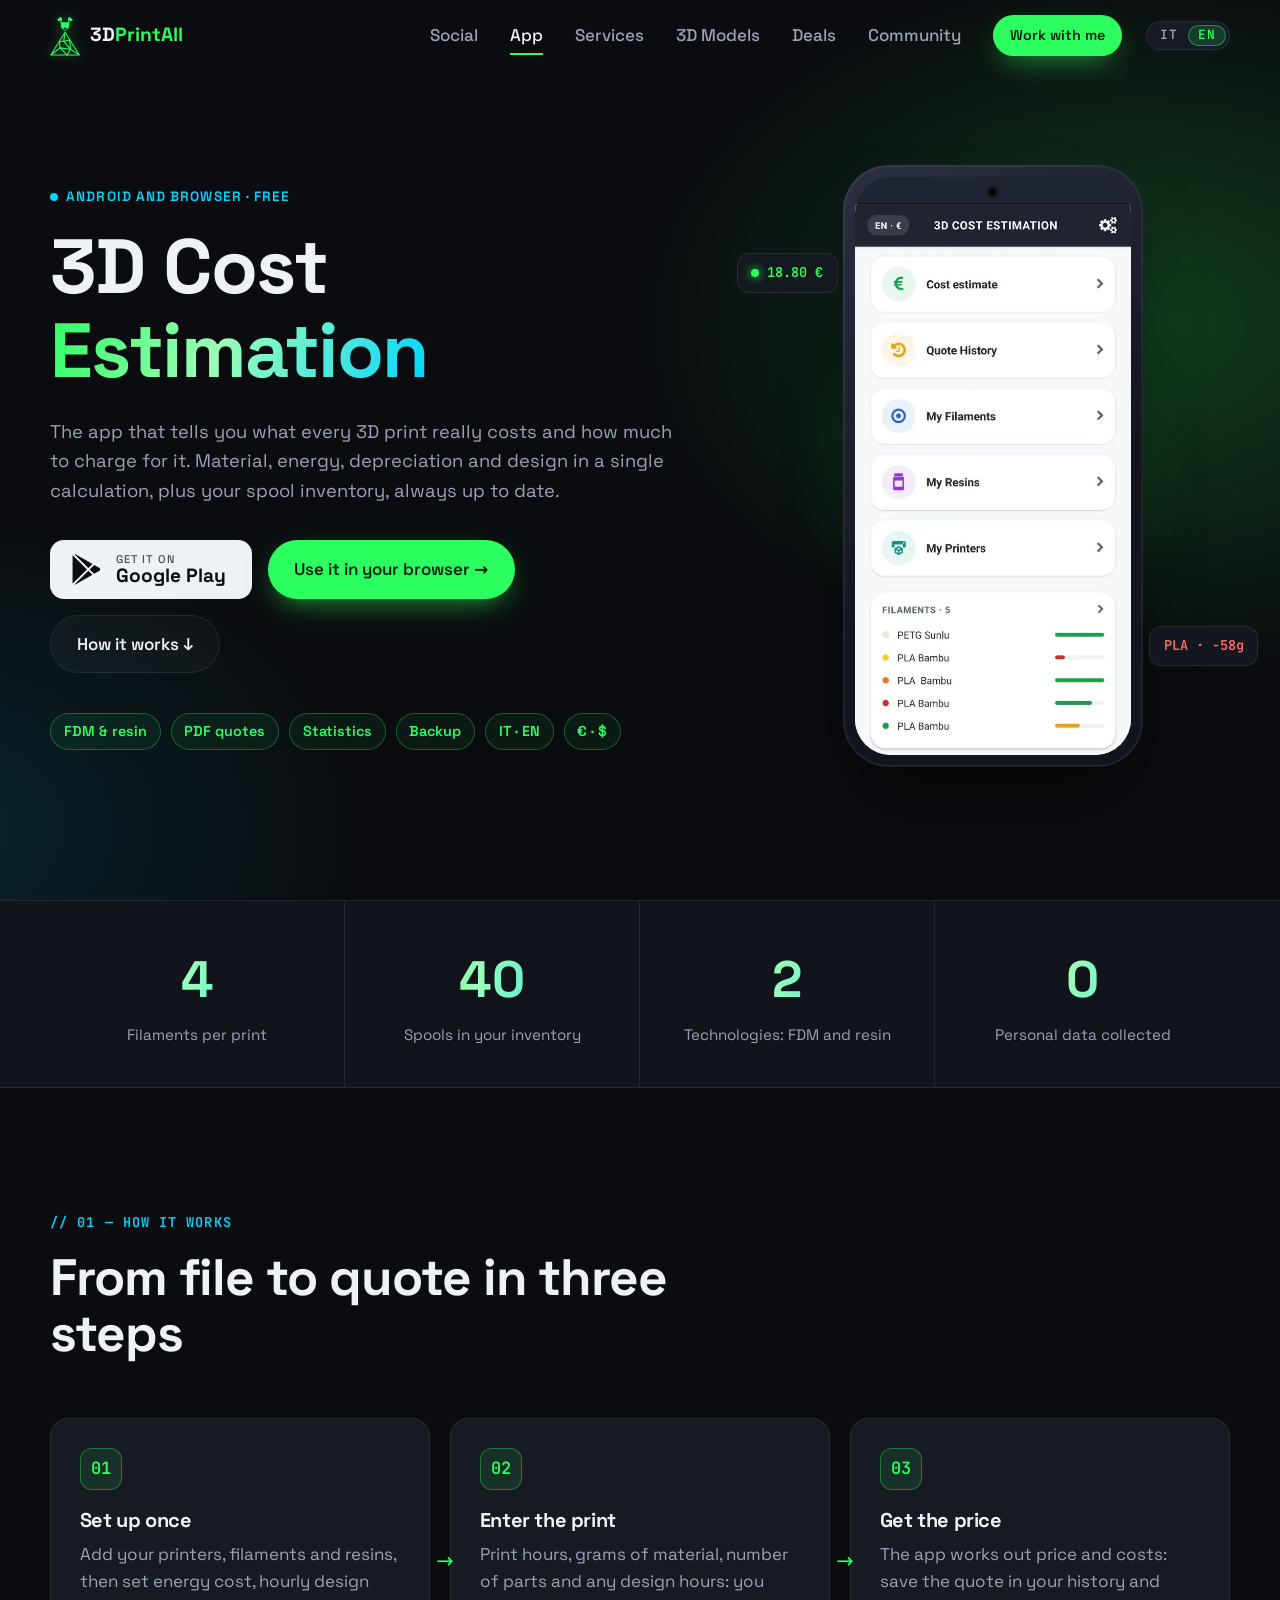
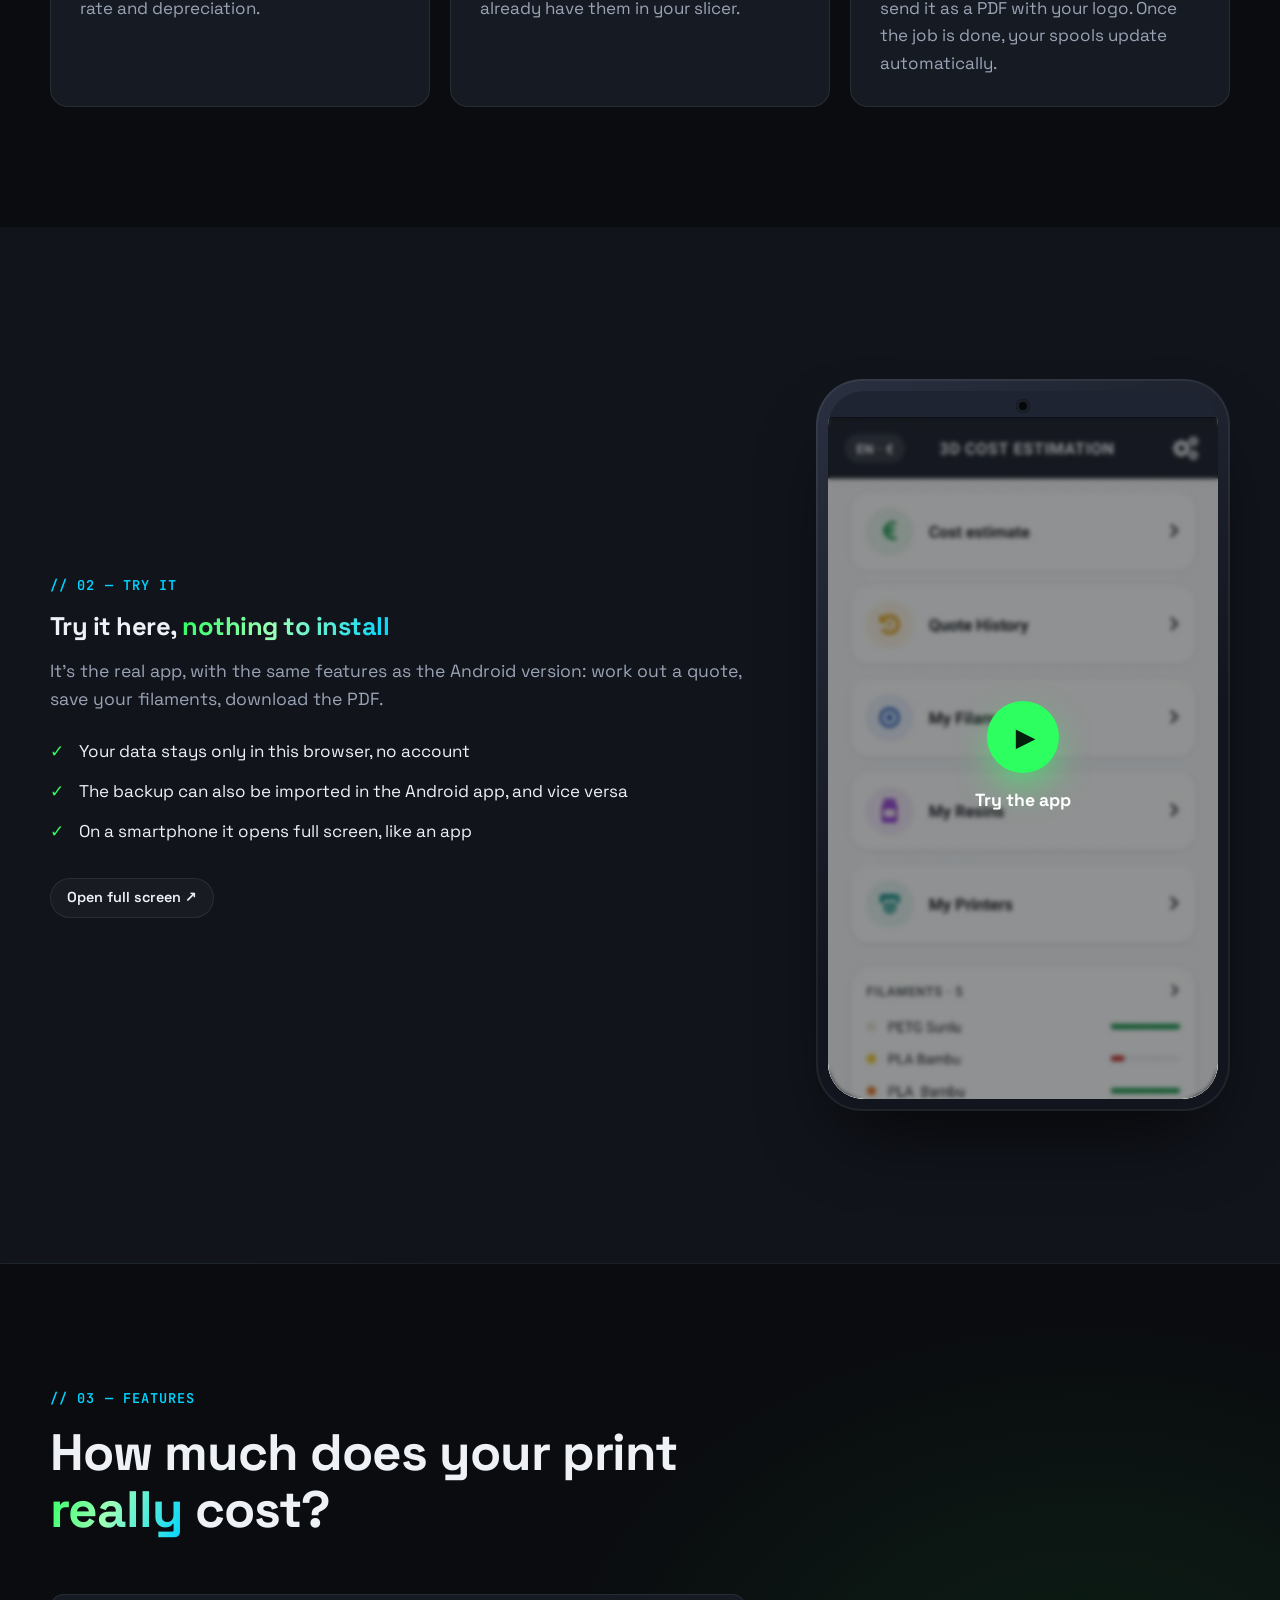
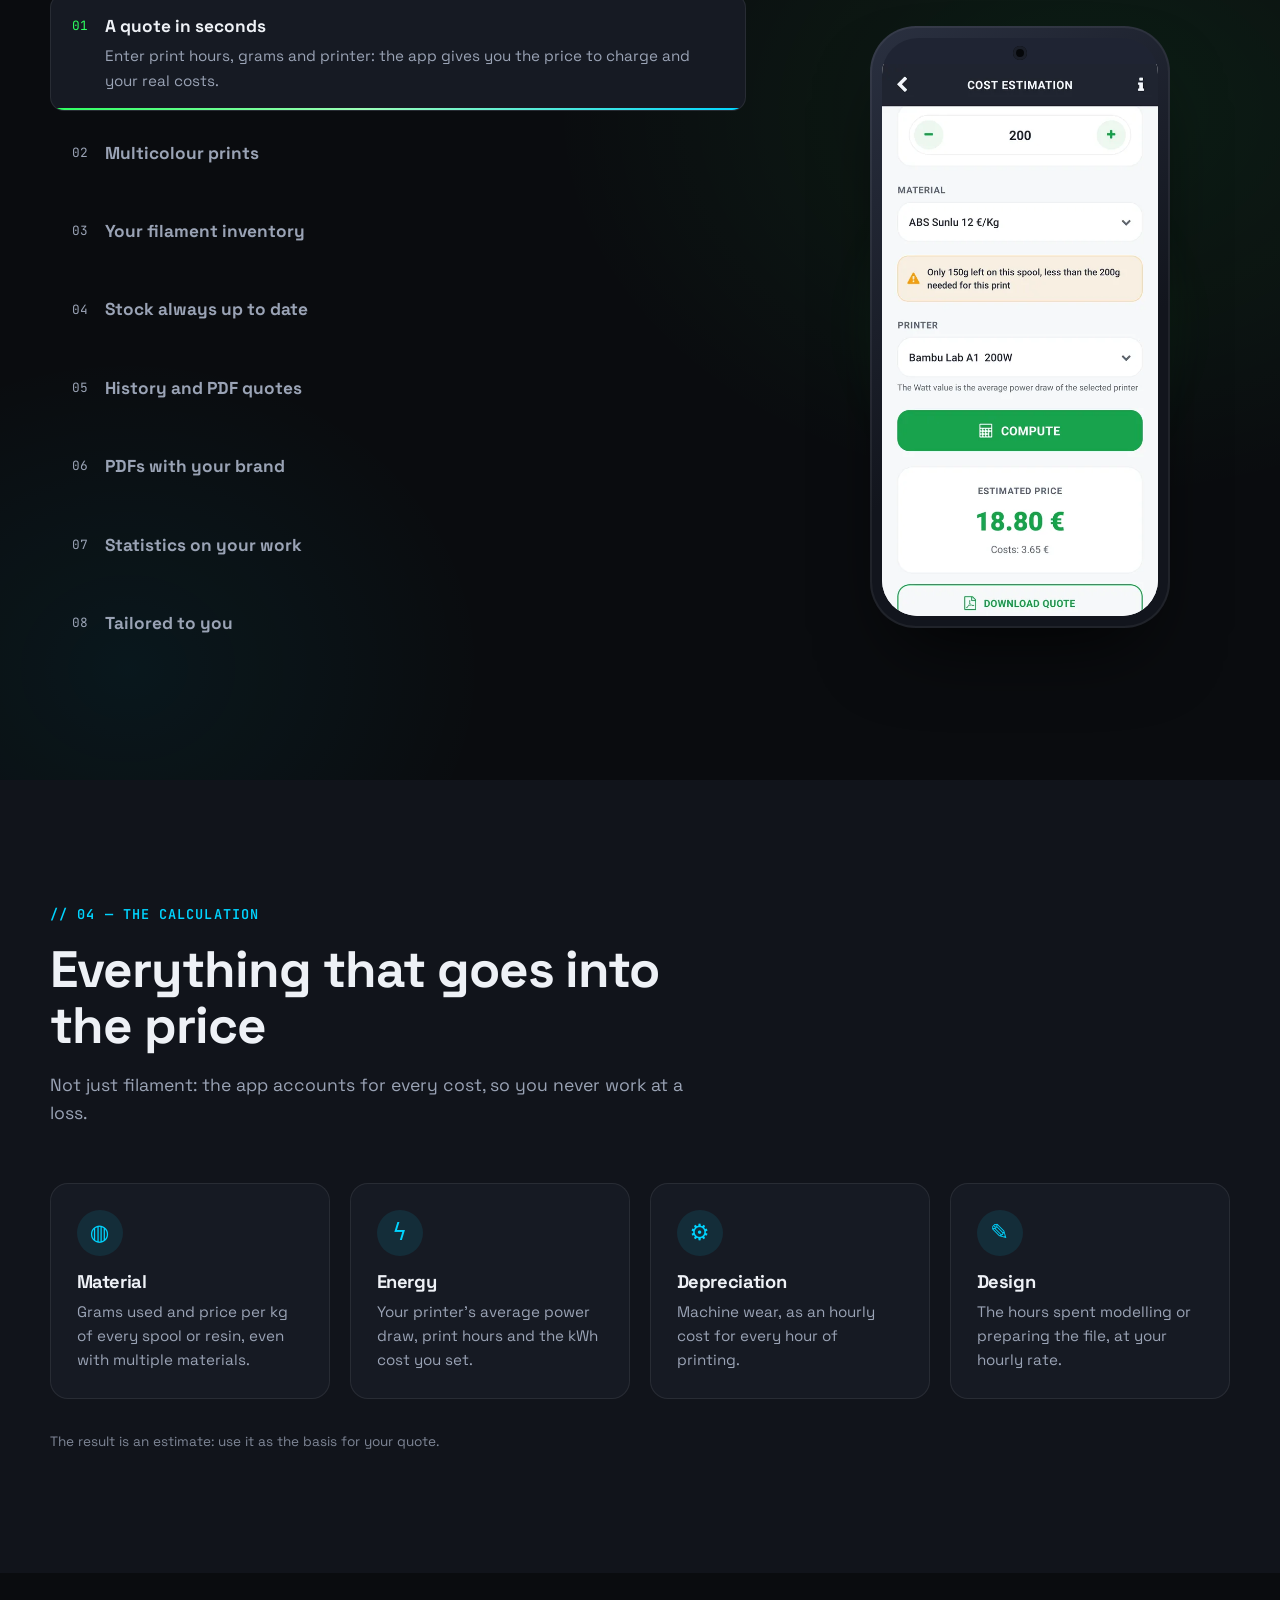
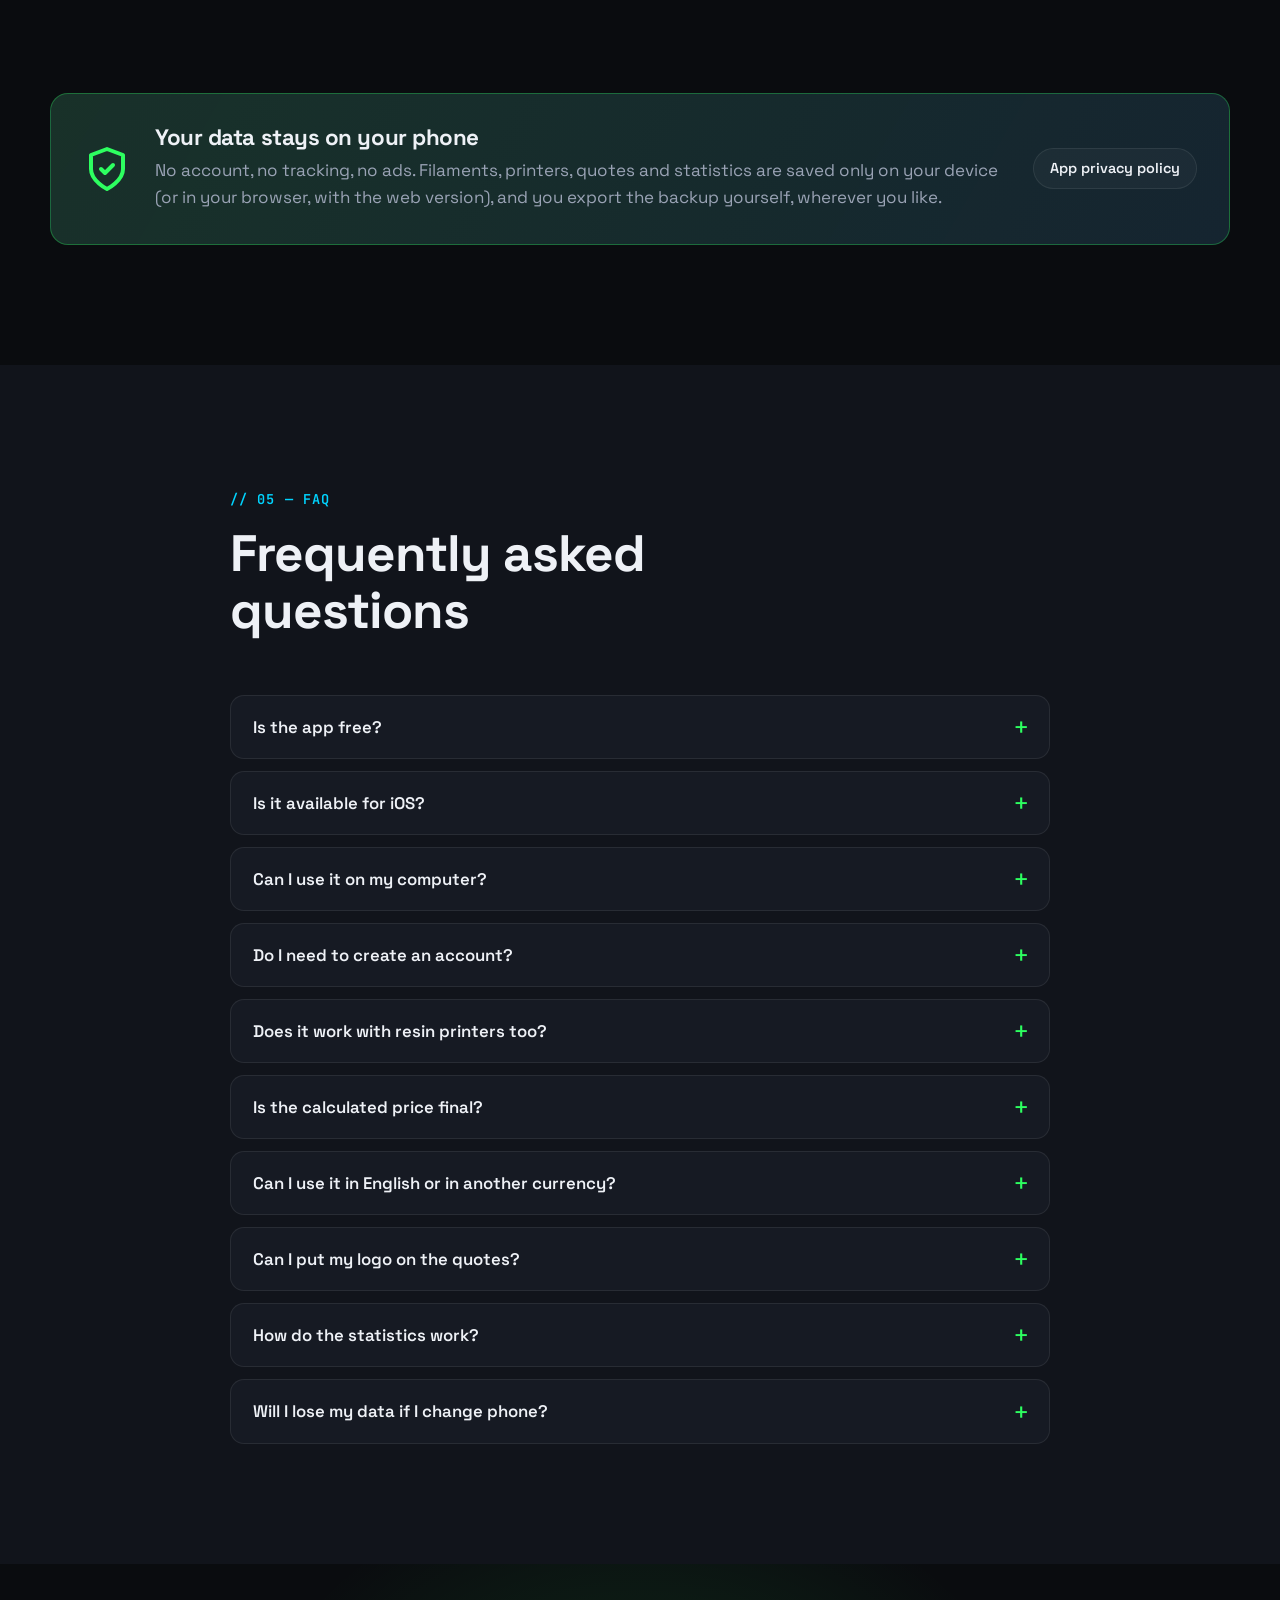
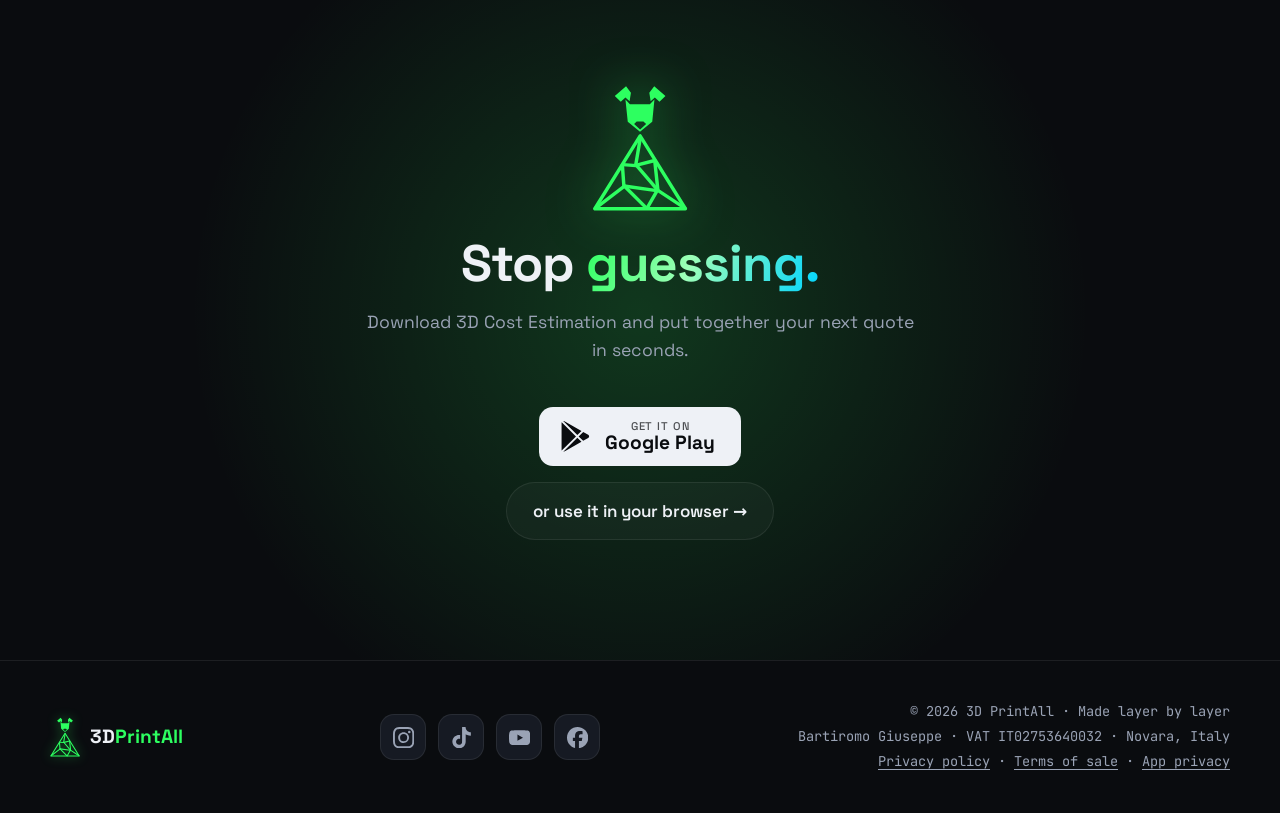
<file: app/index.html>
<!doctype html>
<html lang="it" data-i18n-title="ap.metaTitle" data-i18n-desc="ap.metaDesc">
<head>
  <meta charset="utf-8">
  <meta name="viewport" content="width=device-width, initial-scale=1">
  <title>3D Cost Estimation — Calcola il costo delle tue stampe 3D</title>
  <meta name="description" content="3D Cost Estimation: l'app Android gratuita per calcolare il costo e il prezzo di ogni stampa 3D, FDM o resina, gestire le bobine di filamento, creare preventivi PDF con il tuo logo e tenere d'occhio ricavi e margini.">
  <meta name="theme-color" content="#0a0c0f">

  <meta property="og:type" content="website">
  <meta property="og:title" content="3D Cost Estimation — l'app per calcolare il costo delle stampe 3D">
  <meta property="og:description" content="Prezzo e costi di ogni stampa 3D, magazzino filamenti e preventivi PDF. Gratis su Android.">
  <meta property="og:url" content="https://renwo.github.io/3d-printall-site/app/">
  <meta property="og:site_name" content="3D PrintAll">
  <meta property="og:locale" content="it_IT">
  <meta property="og:locale:alternate" content="en_US">
  <meta property="og:image" content="https://renwo.github.io/3d-printall-site/assets/og-app.png">
  <meta property="og:image:width" content="1200">
  <meta property="og:image:height" content="630">
  <meta property="og:image:alt" content="L'app 3D Cost Estimation su uno smartphone">
  <meta name="twitter:card" content="summary_large_image">
  <link rel="canonical" href="https://renwo.github.io/3d-printall-site/app/">

  <link rel="icon" href="../assets/logo.svg" type="image/svg+xml">
  <link rel="apple-touch-icon" href="../assets/logo.png">
  <link rel="preload" href="../assets/fonts/space-grotesk-latin.woff2" as="font" type="font/woff2" crossorigin>
  <link rel="stylesheet" href="../css/fonts.css">
  <link rel="stylesheet" href="../css/style.css">
  <script>document.documentElement.classList.add('js')</script>
</head>
<body class="page-app">
  <!-- SVG sprite: brand icons (Simple Icons, CC0) + logo -->
  <svg width="0" height="0" style="position:absolute" aria-hidden="true">
    <symbol id="i-facebook" viewBox="0 0 24 24"><path d="M9.101 23.691v-7.98H6.627v-3.667h2.474v-1.58c0-4.085 1.848-5.978 5.858-5.978.401 0 .955.042 1.468.103a8.68 8.68 0 0 1 1.141.195v3.325a8.623 8.623 0 0 0-.653-.036 26.805 26.805 0 0 0-.733-.009c-.707 0-1.259.096-1.675.309a1.686 1.686 0 0 0-.679.622c-.258.42-.374.995-.374 1.752v1.297h3.919l-.386 2.103-.287 1.564h-3.246v8.245C19.396 23.238 24 18.179 24 12.044c0-6.627-5.373-12-12-12s-12 5.373-12 12c0 5.628 3.874 10.35 9.101 11.647Z"/></symbol>
    <symbol id="i-googleplay" viewBox="0 0 24 24"><path d="M22.018 13.298l-3.919 2.218-3.515-3.493 3.543-3.521 3.891 2.202a1.49 1.49 0 0 1 0 2.594zM1.337.924a1.486 1.486 0 0 0-.112.568v21.017c0 .217.045.419.124.6l11.155-11.087L1.337.924zm12.207 10.065l3.258-3.238L3.45.195a1.466 1.466 0 0 0-.946-.179l11.04 10.973zm0 2.067l-11 10.933c.298.036.612-.016.906-.183l13.324-7.54-3.23-3.21z"/></symbol>
    <symbol id="i-instagram" viewBox="0 0 24 24"><path d="M7.0301.084c-1.2768.0602-2.1487.264-2.911.5634-.7888.3075-1.4575.72-2.1228 1.3877-.6652.6677-1.075 1.3368-1.3802 2.127-.2954.7638-.4956 1.6365-.552 2.914-.0564 1.2775-.0689 1.6882-.0626 4.947.0062 3.2586.0206 3.6671.0825 4.9473.061 1.2765.264 2.1482.5635 2.9107.308.7889.72 1.4573 1.388 2.1228.6679.6655 1.3365 1.0743 2.1285 1.38.7632.295 1.6361.4961 2.9134.552 1.2773.056 1.6884.069 4.9462.0627 3.2578-.0062 3.668-.0207 4.9478-.0814 1.28-.0607 2.147-.2652 2.9098-.5633.7889-.3086 1.4578-.72 2.1228-1.3881.665-.6682 1.0745-1.3378 1.3795-2.1284.2957-.7632.4966-1.636.552-2.9124.056-1.2809.0692-1.6898.063-4.948-.0063-3.2583-.021-3.6668-.0817-4.9465-.0607-1.2797-.264-2.1487-.5633-2.9117-.3084-.7889-.72-1.4568-1.3876-2.1228C21.2982 1.33 20.628.9208 19.8378.6165 19.074.321 18.2017.1197 16.9244.0645 15.6471.0093 15.236-.005 11.977.0014 8.718.0076 8.31.0215 7.0301.0839m.1402 21.6932c-1.17-.0509-1.8053-.2453-2.2287-.408-.5606-.216-.96-.4771-1.3819-.895-.422-.4178-.6811-.8186-.9-1.378-.1644-.4234-.3624-1.058-.4171-2.228-.0595-1.2645-.072-1.6442-.079-4.848-.007-3.2037.0053-3.583.0607-4.848.05-1.169.2456-1.805.408-2.2282.216-.5613.4762-.96.895-1.3816.4188-.4217.8184-.6814 1.3783-.9003.423-.1651 1.0575-.3614 2.227-.4171 1.2655-.06 1.6447-.072 4.848-.079 3.2033-.007 3.5835.005 4.8495.0608 1.169.0508 1.8053.2445 2.228.408.5608.216.96.4754 1.3816.895.4217.4194.6816.8176.9005 1.3787.1653.4217.3617 1.056.4169 2.2263.0602 1.2655.0739 1.645.0796 4.848.0058 3.203-.0055 3.5834-.061 4.848-.051 1.17-.245 1.8055-.408 2.2294-.216.5604-.4763.96-.8954 1.3814-.419.4215-.8181.6811-1.3783.9-.4224.1649-1.0577.3617-2.2262.4174-1.2656.0595-1.6448.072-4.8493.079-3.2045.007-3.5825-.006-4.848-.0608M16.953 5.5864A1.44 1.44 0 1 0 18.39 4.144a1.44 1.44 0 0 0-1.437 1.4424M5.8385 12.012c.0067 3.4032 2.7706 6.1557 6.173 6.1493 3.4026-.0065 6.157-2.7701 6.1506-6.1733-.0065-3.4032-2.771-6.1565-6.174-6.1498-3.403.0067-6.156 2.771-6.1496 6.1738M8 12.0077a4 4 0 1 1 4.008 3.9921A3.9996 3.9996 0 0 1 8 12.0077"/></symbol>
    <symbol id="i-telegram" viewBox="0 0 24 24"><path d="M11.944 0A12 12 0 0 0 0 12a12 12 0 0 0 12 12 12 12 0 0 0 12-12A12 12 0 0 0 12 0a12 12 0 0 0-.056 0zm4.962 7.224c.1-.002.321.023.465.14a.506.506 0 0 1 .171.325c.016.093.036.306.02.472-.18 1.898-.962 6.502-1.36 8.627-.168.9-.499 1.201-.82 1.23-.696.065-1.225-.46-1.9-.902-1.056-.693-1.653-1.124-2.678-1.8-1.185-.78-.417-1.21.258-1.91.177-.184 3.247-2.977 3.307-3.23.007-.032.014-.15-.056-.212s-.174-.041-.249-.024c-.106.024-1.793 1.14-5.061 3.345-.48.33-.913.49-1.302.48-.428-.008-1.252-.241-1.865-.44-.752-.245-1.349-.374-1.297-.789.027-.216.325-.437.893-.663 3.498-1.524 5.83-2.529 6.998-3.014 3.332-1.386 4.025-1.627 4.476-1.635z"/></symbol>
    <symbol id="i-tiktok" viewBox="0 0 24 24"><path d="M12.525.02c1.31-.02 2.61-.01 3.91-.02.08 1.53.63 3.09 1.75 4.17 1.12 1.11 2.7 1.62 4.24 1.79v4.03c-1.44-.05-2.89-.35-4.2-.97-.57-.26-1.1-.59-1.62-.93-.01 2.92.01 5.84-.02 8.75-.08 1.4-.54 2.79-1.35 3.94-1.31 1.92-3.58 3.17-5.91 3.21-1.43.08-2.86-.31-4.08-1.03-2.02-1.19-3.44-3.37-3.65-5.71-.02-.5-.03-1-.01-1.49.18-1.9 1.12-3.72 2.58-4.96 1.66-1.44 3.98-2.13 6.15-1.72.02 1.48-.04 2.96-.04 4.44-.99-.32-2.15-.23-3.02.37-.63.41-1.11 1.04-1.36 1.75-.21.51-.15 1.07-.14 1.61.24 1.64 1.82 3.02 3.5 2.87 1.12-.01 2.19-.66 2.77-1.61.19-.33.4-.67.41-1.06.1-1.79.06-3.57.07-5.36.01-4.03-.01-8.05.02-12.07z"/></symbol>
    <symbol id="i-youtube" viewBox="0 0 24 24"><path d="M23.498 6.186a3.016 3.016 0 0 0-2.122-2.136C19.505 3.545 12 3.545 12 3.545s-7.505 0-9.377.505A3.017 3.017 0 0 0 .502 6.186C0 8.07 0 12 0 12s0 3.93.502 5.814a3.016 3.016 0 0 0 2.122 2.136c1.871.505 9.376.505 9.376.505s7.505 0 9.377-.505a3.015 3.015 0 0 0 2.122-2.136C24 15.93 24 12 24 12s0-3.93-.502-5.814zM9.545 15.568V8.432L15.818 12l-6.273 3.568z"/></symbol>
    <symbol id="i-logo" viewBox="140 6 784 1036"><path fill-rule="evenodd" d="M326,100 418,20 458,73 447,143 413,112 375,147Z M740,100 648,20 608,73 619,143 653,112 691,147Z M413,127 450,167 612,167 650,127 632,310 532,392 432,310Z M505,308 560,308 582,328 533,372 484,328Z"/><g fill="none" stroke-width="28" stroke-linecap="round" stroke-linejoin="round" stroke="currentColor"><polygon points="533,425 163,1020 903,1020"/><line x1="535" y1="440" x2="498" y2="658"/><line x1="392" y1="660" x2="500" y2="668"/><line x1="505" y1="664" x2="652" y2="626"/><line x1="652" y1="624" x2="678" y2="866"/><line x1="505" y1="668" x2="668" y2="858"/><line x1="388" y1="662" x2="400" y2="830"/><line x1="402" y1="834" x2="668" y2="872"/><line x1="405" y1="835" x2="170" y2="1015"/><line x1="410" y1="840" x2="585" y2="1015"/><line x1="672" y1="872" x2="590" y2="1015"/><line x1="675" y1="868" x2="898" y2="1015"/></g></symbol>
  </svg>

  <!-- ============ NAV ============ -->
  <header class="nav" id="nav">
    <div class="container nav__inner">
      <a href="../" class="logo" aria-label="3D PrintAll - home">
        <svg class="logo__mark" aria-hidden="true"><use href="#i-logo"/></svg>
        <span class="logo__text">3D<b>PrintAll</b></span>
      </a>
      <nav class="nav__links" id="navLinks" aria-label="Navigazione principale" data-i18n-attr="aria-label:nav.aria">
        <a href="../#social">Social</a>
        <a href="./" aria-current="page">App</a>
        <a href="../#servizi" data-i18n="nav.services">Servizi</a>
        <a href="../#modelli" data-i18n="nav.models">Modelli 3D</a>
        <a href="../#offerte" data-i18n="nav.deals">Offerte</a>
        <a href="../#community">Community</a>
        <a href="../#contatti" class="btn btn--sm btn--primary" data-i18n="nav.collab">Collabora</a>
      </nav>
      <div class="lang-switch" role="group" aria-label="Lingua / Language" data-active="it">
        <button type="button" data-lang="it" aria-pressed="true" lang="it">IT</button>
        <button type="button" data-lang="en" aria-pressed="false" lang="en">EN</button>
      </div>
      <button class="nav__toggle" id="navToggle" aria-label="Apri menu" data-i18n-attr="aria-label:nav.menu" aria-expanded="false" aria-controls="navLinks">
        <span></span><span></span>
      </button>
    </div>
  </header>

  <main id="top">

    <!-- ============ HERO ============ -->
    <section class="hero hero--app">
      <div class="container hero__inner">
        <div class="hero__copy">
          <p class="eyebrow" data-i18n="ap.eyebrow"><span class="dot"></span> Android e browser · Gratis</p>
          <h1 class="hero__title hero__title--app">3D Cost <span class="grad">Estimation</span></h1>
          <p class="hero__lead" data-i18n="ap.lead">
            L'app che ti dice quanto costa davvero ogni stampa 3D e quanto farla pagare.
            Materiale, energia, ammortamento e progettazione in un unico calcolo, più il magazzino
            delle tue bobine sempre aggiornato.
          </p>
          <div class="hero__cta">
            <a class="play-btn" href="https://play.google.com/store/apps/details?id=my_pkg.myapp" target="_blank" rel="noopener">
              <svg class="ico" aria-hidden="true"><use href="#i-googleplay"/></svg>
              <span><small data-i18n="app.available">Disponibile su</small>Google Play</span>
            </a>
            <a href="web/" class="btn btn--primary" data-web-app data-i18n="ap.webBtn">Usala nel browser →</a>
            <a href="#come-funziona" class="btn btn--ghost" data-i18n="ap.how">Come funziona ↓</a>
          </div>
          <ul class="app__tags">
            <li data-i18n="app.fdm">FDM &amp; resina</li>
            <li data-i18n="ap.tagPdf">Preventivi PDF</li>
            <li data-i18n="ap.tagStats">Statistiche</li>
            <li>Backup</li>
            <li>IT · EN</li>
            <li>€ · $</li>
          </ul>
        </div>

        <div class="app__stage">
          <div class="app__glow" aria-hidden="true"></div>
          <div class="phone">
            <div class="phone__notch" aria-hidden="true"></div>
            <div class="phone__screen">
              <img class="is-active" src="../assets/app/home.webp" alt="Schermata principale dell'app 3D Cost Estimation" data-i18n-attr="alt:ap.altHome" width="540" height="1131">
            </div>
          </div>
          <div class="app__chip app__chip--a mono" aria-hidden="true"><span class="dot"></span> 18.80 €</div>
          <div class="app__chip app__chip--b mono" aria-hidden="true">PLA · −58g</div>
        </div>
      </div>
    </section>

    <!-- ============ NUMBERS ============ -->
    <section class="stats">
      <div class="container stats__grid stats__grid--4">
        <div class="stat reveal">
          <span class="stat__num" data-count="4">0</span>
          <span class="stat__label" data-i18n="ap.n1">Filamenti per stampa</span>
        </div>
        <div class="stat reveal">
          <span class="stat__num" data-count="40">0</span>
          <span class="stat__label" data-i18n="ap.n2">Bobine nel magazzino</span>
        </div>
        <div class="stat reveal">
          <span class="stat__num" data-count="2">0</span>
          <span class="stat__label" data-i18n="ap.n3">Tecnologie: FDM e resina</span>
        </div>
        <div class="stat reveal">
          <span class="stat__num" data-count="0">0</span>
          <span class="stat__label" data-i18n="ap.n4">Dati personali raccolti</span>
        </div>
      </div>
    </section>

    <!-- ============ HOW IT WORKS ============ -->
    <section class="section" id="come-funziona">
      <div class="container">
        <header class="section__head reveal">
          <p class="eyebrow mono" data-i18n="ap.howEyebrow">// 01 — Come funziona</p>
          <h2 data-i18n="ap.howTitle">Dal file al preventivo in tre passi</h2>
        </header>
        <ol class="steps">
          <li class="step reveal">
            <span class="step__num mono">01</span>
            <h3 data-i18n="ap.s1t">Configura una volta</h3>
            <p data-i18n="ap.s1d">Aggiungi stampanti, filamenti e resine, poi imposta costo dell'energia, tariffa oraria di progettazione e ammortamento.</p>
          </li>
          <li class="step reveal">
            <span class="step__num mono">02</span>
            <h3 data-i18n="ap.s2t">Inserisci la stampa</h3>
            <p data-i18n="ap.s2d">Ore di stampa, grammi di materiale, numero di pezzi ed eventuali ore di progettazione: li trovi già nello slicer.</p>
          </li>
          <li class="step reveal">
            <span class="step__num mono">03</span>
            <h3 data-i18n="ap.s3t">Ottieni il prezzo</h3>
            <p data-i18n="ap.s3d">L'app calcola prezzo e costi: salvi il preventivo nello storico e lo invii in PDF con il tuo logo. A lavoro completato le bobine si aggiornano da sole.</p>
          </li>
        </ol>
      </div>
    </section>

    <!-- ============ TRY IT (desktop: app dal vivo nel telefono; smartphone: link all'app a tutto schermo) ============ -->
    <section class="section section--alt" id="prova">
      <div class="container try">
        <div class="try__copy reveal">
          <p class="eyebrow mono" data-i18n="ap.tryEyebrow">// 02 — Provala</p>
          <h2 data-i18n="ap.tryTitle">Provala qui, <span class="grad">senza installare nulla</span></h2>
          <p class="section__sub" data-i18n="ap.trySub">È l'app vera, con le stesse funzioni della versione Android: calcola un preventivo, salva i tuoi filamenti, scarica il PDF.</p>
          <ul class="try__points">
            <li data-i18n="ap.tryP1">I dati restano solo in questo browser, nessun account</li>
            <li data-i18n="ap.tryP2">Il backup si importa anche nell'app Android, e viceversa</li>
            <li data-i18n="ap.tryP3">Dallo smartphone si apre a tutto schermo, come un'app</li>
          </ul>
          <a class="btn btn--ghost btn--sm try__full" href="web/" target="_blank" rel="noopener" data-i18n="ap.tryFull">Apri a tutto schermo ↗</a>
          <a class="btn btn--primary try__open" href="web/" data-i18n="ap.tryOpen">Apri l'app →</a>
        </div>

        <div class="app__stage try__stage reveal">
          <div class="app__glow" aria-hidden="true"></div>
          <div class="phone phone--live">
            <div class="phone__notch" aria-hidden="true"></div>
            <div class="phone__screen phone__screen--live" id="liveScreen">
              <img class="is-active" src="../assets/app/home.webp" alt="" width="540" height="1131" loading="lazy">
              <button type="button" class="try__start" id="liveStart">
                <span class="try__play" aria-hidden="true">▶</span>
                <span data-i18n="ap.tryStart">Prova l'app</span>
              </button>
            </div>
          </div>
        </div>
      </div>
    </section>

    <!-- ============ FEATURES ============ -->
    <section class="section app" id="funzioni">
      <div class="container">
        <header class="section__head reveal">
          <p class="eyebrow mono" data-i18n="ap.featEyebrow">// 03 — Funzioni</p>
          <h2 data-i18n="app.title">Quanto costa <span class="grad">davvero</span> la tua stampa?</h2>
        </header>

        <div class="app__grid">
          <ol class="app__features" role="tablist" aria-label="Funzioni dell'app" data-i18n-attr="aria-label:app.aria">
            <li><button class="feature is-active" role="tab" aria-selected="true" type="button">
              <span class="feature__num mono">01</span>
              <span class="feature__body"><strong data-i18n="app.f1t">Preventivo in pochi secondi</strong><span data-i18n="app.f1d">Inserisci ore di stampa, grammi e stampante: l'app ti dà il prezzo da proporre e i costi reali.</span></span>
              <span class="feature__bar"></span></button></li>
            <li><button class="feature" role="tab" aria-selected="false" type="button">
              <span class="feature__num mono">02</span>
              <span class="feature__body"><strong data-i18n="app.f2t">Stampe multicolore</strong><span data-i18n="app.f2d">Fino a 4 filamenti diversi nella stessa stampa, ognuno con il suo prezzo al kg.</span></span>
              <span class="feature__bar"></span></button></li>
            <li><button class="feature" role="tab" aria-selected="false" type="button">
              <span class="feature__num mono">03</span>
              <span class="feature__body"><strong data-i18n="app.f3t">Il tuo magazzino filamenti</strong><span data-i18n="app.f3d">Salva fino a 40 bobine e vedi a colpo d'occhio quanti grammi restano su ciascuna.</span></span>
              <span class="feature__bar"></span></button></li>
            <li><button class="feature" role="tab" aria-selected="false" type="button">
              <span class="feature__num mono">04</span>
              <span class="feature__body"><strong data-i18n="app.f4t">Scorte sempre aggiornate</strong><span data-i18n="app.f4d">Dopo ogni stampa le quantità si aggiornano da sole, e l'app ti avvisa se una bobina non basta.</span></span>
              <span class="feature__bar"></span></button></li>
            <li><button class="feature" role="tab" aria-selected="false" type="button">
              <span class="feature__num mono">05</span>
              <span class="feature__body"><strong data-i18n="app.f5t">Storico e preventivi PDF</strong><span data-i18n="app.f5d">Ogni preventivo ha il suo numero progressivo, il cliente e le note: ritrovalo nello storico e scaricalo in PDF, pronto da inviare.</span></span>
              <span class="feature__bar"></span></button></li>
            <li><button class="feature" role="tab" aria-selected="false" type="button">
              <span class="feature__num mono">06</span>
              <span class="feature__body"><strong data-i18n="app.f7t">PDF con il tuo marchio</strong><span data-i18n="app.f7d">Logo, dati della tua attività, colore, validità e testo a fondo pagina: il preventivo parla per te.</span></span>
              <span class="feature__bar"></span></button></li>
            <li><button class="feature" role="tab" aria-selected="false" type="button">
              <span class="feature__num mono">07</span>
              <span class="feature__body"><strong data-i18n="app.f8t">Statistiche del tuo lavoro</strong><span data-i18n="app.f8d">Ricavi, margine, preventivi accettati, materiale usato e filamenti più usati, per mese o per anno.</span></span>
              <span class="feature__bar"></span></button></li>
            <li><button class="feature" role="tab" aria-selected="false" type="button">
              <span class="feature__num mono">08</span>
              <span class="feature__body"><strong data-i18n="app.f6t">Su misura per te</strong><span data-i18n="app.f6d">Italiano o inglese, euro, dollari e altre 10 valute, costo dell'energia, tariffa oraria, usura e ammortamento. E con il backup porti tutti i dati su un nuovo telefono.</span></span>
              <span class="feature__bar"></span></button></li>
          </ol>

          <div class="app__stage reveal">
            <div class="app__glow" aria-hidden="true"></div>
            <div class="phone">
              <div class="phone__notch" aria-hidden="true"></div>
              <div class="phone__screen">
                <img class="is-active" src="../assets/app/price.webp" alt="Schermata di stima del costo con prezzo stimato di 18,80 €" data-i18n-attr="alt:app.alt1" width="540" height="1126" loading="lazy">
                <img src="../assets/app/multi.webp" alt="Stima con due filamenti diversi nella stessa stampa" data-i18n-attr="alt:app.alt2" width="540" height="1131" loading="lazy">
                <img src="../assets/app/filaments.webp" alt="Elenco dei filamenti salvati con i grammi rimanenti" data-i18n-attr="alt:app.alt3" width="540" height="1131" loading="lazy">
                <img src="../assets/app/stock.webp" alt="Riepilogo delle quantità aggiornate dopo la stampa" data-i18n-attr="alt:app.alt4" width="540" height="1131" loading="lazy">
                <img src="../assets/app/quote.webp" alt="Dettaglio di un preventivo con pulsante per scaricare il PDF" data-i18n-attr="alt:app.alt5" width="540" height="1131" loading="lazy">
                <img src="../assets/app/pdf-settings.webp" alt="Impostazioni del PDF: logo, dati dell'attività e colore" data-i18n-attr="alt:app.alt7" width="540" height="1131" loading="lazy">
                <img src="../assets/app/stats.webp" alt="Statistiche: ricavi, margine, preventivi completati e indicatori di conversione e margine medio" data-i18n-attr="alt:app.alt8" width="540" height="1131" loading="lazy">
                <img src="../assets/app/settings.webp" alt="Impostazioni: lingua, valuta, costo energia e tariffa di progettazione" data-i18n-attr="alt:app.alt6" width="540" height="1128" loading="lazy">
              </div>
            </div>
          </div>
        </div>
      </div>
    </section>

    <!-- ============ COST BREAKDOWN ============ -->
    <section class="section section--alt" id="calcolo">
      <div class="container">
        <header class="section__head reveal">
          <p class="eyebrow mono" data-i18n="ap.costEyebrow">// 04 — Il calcolo</p>
          <h2 data-i18n="ap.costTitle">Tutto quello che entra nel prezzo</h2>
          <p class="section__sub" data-i18n="ap.costSub">Non solo il filamento: l'app considera ogni voce di costo, così non lavori mai in perdita.</p>
        </header>
        <div class="cost-grid">
          <article class="cost reveal"><span class="cost__icon" aria-hidden="true">◍</span><h3 data-i18n="ap.c1t">Materiale</h3><p data-i18n="ap.c1d">Grammi usati e prezzo al kg di ogni bobina o resina, anche con più materiali.</p></article>
          <article class="cost reveal"><span class="cost__icon" aria-hidden="true">ϟ</span><h3 data-i18n="ap.c2t">Energia</h3><p data-i18n="ap.c2d">Potenza media della stampante, ore di stampa e costo del kWh che imposti tu.</p></article>
          <article class="cost reveal"><span class="cost__icon" aria-hidden="true">⚙</span><h3 data-i18n="ap.c3t">Ammortamento</h3><p data-i18n="ap.c3d">L'usura della macchina, come costo orario per ogni ora di stampa.</p></article>
          <article class="cost reveal"><span class="cost__icon" aria-hidden="true">✎</span><h3 data-i18n="ap.c4t">Progettazione</h3><p data-i18n="ap.c4d">Le ore passate a modellare o preparare il file, alla tua tariffa oraria.</p></article>
        </div>
        <p class="disclaimer" data-i18n="ap.costNote">Il risultato è una stima: usalo come base per il tuo preventivo.</p>
      </div>
    </section>

    <!-- ============ PRIVACY ============ -->
    <section class="section">
      <div class="container">
        <div class="privacy-band reveal">
          <svg class="privacy-band__icon" viewBox="0 0 24 24" fill="none" stroke="currentColor" stroke-width="2" stroke-linecap="round" stroke-linejoin="round" aria-hidden="true"><path d="M12 22s8-4 8-10V5l-8-3-8 3v7c0 6 8 10 8 10z"/><path d="M9 12l2 2 4-4"/></svg>
          <div>
            <h2 data-i18n="ap.privTitle">I tuoi dati restano sul tuo telefono</h2>
            <p data-i18n="ap.privText">Nessun account, nessun tracciamento, nessuna pubblicità. Filamenti, stampanti, preventivi e statistiche sono salvati solo sul tuo dispositivo (o nel tuo browser, con la versione web), e il backup lo esporti tu, dove vuoi.</p>
          </div>
          <a class="btn btn--ghost btn--sm" href="https://renwo.github.io/3dprintall-legal/" target="_blank" rel="noopener" data-i18n="ap.privLink">Privacy policy dell'app</a>
        </div>
      </div>
    </section>

    <!-- ============ FAQ ============ -->
    <section class="section section--alt" id="faq">
      <div class="container faq-wrap">
        <header class="section__head reveal">
          <p class="eyebrow mono" data-i18n="ap.faqEyebrow">// 05 — FAQ</p>
          <h2 data-i18n="ap.faqTitle">Domande frequenti</h2>
        </header>
        <div class="faq">
          <details class="reveal"><summary data-i18n="ap.q1">L'app è gratuita?</summary><p data-i18n="ap.a1">Sì, puoi scaricarla gratis da Google Play.</p></details>
          <details class="reveal"><summary data-i18n="ap.qIos">È disponibile per iOS?</summary><p data-i18n="ap.aIos">Non c'è un'app per iPhone, ma puoi usare la versione web da Safari. Con "Aggiungi alla schermata Home" si apre come un'app.</p></details>
          <details class="reveal"><summary data-i18n="ap.qWeb">Posso usarla dal computer?</summary><p data-i18n="ap.aWeb">Sì, la versione web funziona in qualunque browser, senza installare nulla, con le stesse funzioni dell'app. I dati restano salvati in quel browser: esporta ogni tanto un backup, che puoi anche importare nell'app Android e viceversa.</p></details>
          <details class="reveal"><summary data-i18n="ap.q2">Devo creare un account?</summary><p data-i18n="ap.a2">No. Non serve nessuna registrazione e tutti i dati restano salvati sul tuo telefono.</p></details>
          <details class="reveal"><summary data-i18n="ap.q3">Funziona anche con le stampanti a resina?</summary><p data-i18n="ap.a3">Sì: puoi scegliere tra FDM e resina e salvare anche le tue resine. Se stampi solo FDM, puoi nascondere la sezione resina dalle impostazioni.</p></details>
          <details class="reveal"><summary data-i18n="ap.q4">Il prezzo calcolato è definitivo?</summary><p data-i18n="ap.a4">È una stima basata sui parametri che inserisci. È un ottimo punto di partenza per il tuo preventivo, che puoi poi adattare al cliente.</p></details>
          <details class="reveal"><summary data-i18n="ap.q5">Posso usarla in inglese o in un'altra valuta?</summary><p data-i18n="ap.a5">Sì, dalle impostazioni puoi scegliere italiano o inglese e la valuta: euro, dollaro USA, sterlina, franco svizzero, corone svedese, norvegese, danese e ceca, złoty, fiorino, leu e dinaro tunisino.</p></details>
          <details class="reveal"><summary data-i18n="ap.q6">Posso mettere il mio logo sui preventivi?</summary><p data-i18n="ap.a6">Sì. In Impostazioni &gt; Dati attività e PDF aggiungi logo, nome, contatti e partita IVA, scegli il colore e la validità del preventivo e decidi quali dettagli mostrare al cliente.</p></details>
          <details class="reveal"><summary data-i18n="ap.q7">Come funzionano le statistiche?</summary><p data-i18n="ap.a7">Contano i preventivi che nello storico segni come completati, nel mese in cui li completi: vedi ricavi, costi, margine, materiale e ore di stampa per il periodo che scegli.</p></details>
          <details class="reveal"><summary data-i18n="ap.q8">Se cambio telefono perdo i dati?</summary><p data-i18n="ap.a8">No. Da Impostazioni &gt; Backup esporti tutti i dati in un file e lo importi sul nuovo telefono o nella versione web. Su Android i dati vengono salvati anche nel backup automatico di Google, se è attivo.</p></details>
        </div>
      </div>
    </section>

    <!-- ============ FINAL CTA ============ -->
    <section class="section cta">
      <div class="container cta__inner reveal">
        <svg class="cta__logo" aria-hidden="true"><use href="#i-logo"/></svg>
        <h2 data-i18n="ap.ctaTitle">Smetti di andare <span class="grad">a occhio.</span></h2>
        <p class="section__sub" data-i18n="ap.ctaSub">Scarica 3D Cost Estimation e fai il tuo prossimo preventivo in pochi secondi.</p>
        <a class="play-btn" href="https://play.google.com/store/apps/details?id=my_pkg.myapp" target="_blank" rel="noopener">
          <svg class="ico" aria-hidden="true"><use href="#i-googleplay"/></svg>
          <span><small data-i18n="app.available">Disponibile su</small>Google Play</span>
        </a>
        <a class="btn btn--ghost cta__web" href="web/" data-web-app data-i18n="ap.webBtn2">oppure usala nel browser →</a>
      </div>
    </section>
  </main>

  <footer class="footer">
    <div class="container footer__inner">
      <a href="../" class="logo" aria-label="3D PrintAll - home">
        <svg class="logo__mark" aria-hidden="true"><use href="#i-logo"/></svg>
        <span class="logo__text">3D<b>PrintAll</b></span>
      </a>
      <ul class="hero__socials">
        <li><a href="https://instagram.com/3d_printall" target="_blank" rel="noopener" aria-label="Instagram"><svg class="ico" aria-hidden="true"><use href="#i-instagram"/></svg></a></li>
        <li><a href="https://tiktok.com/@3d_printall" target="_blank" rel="noopener" aria-label="TikTok"><svg class="ico" aria-hidden="true"><use href="#i-tiktok"/></svg></a></li>
        <li><a href="https://www.youtube.com/channel/UCyTCmtg6hml9MblgfYUGZMQ" target="_blank" rel="noopener" aria-label="YouTube"><svg class="ico" aria-hidden="true"><use href="#i-youtube"/></svg></a></li>
        <li><a href="https://www.facebook.com/trediprintall" target="_blank" rel="noopener" aria-label="Facebook"><svg class="ico" aria-hidden="true"><use href="#i-facebook"/></svg></a></li>
      </ul>
      <div class="footer__legal">
        <p class="footer__copy mono">© <span id="year"></span> 3D PrintAll · Made layer by layer</p>
        <p class="footer__copy mono" data-i18n="footer.vat">Bartiromo Giuseppe · P.IVA 02753640032 · Novara, Italia</p>
        <p class="footer__copy mono"><a href="https://renwo.github.io/3dprintall-legal/website/" target="_blank" rel="noopener">Privacy policy</a> · <a href="https://renwo.github.io/3dprintall-legal/condizioni/" target="_blank" rel="noopener" data-i18n="footer.terms">Condizioni di vendita</a> · <a href="https://renwo.github.io/3dprintall-legal/" target="_blank" rel="noopener" data-i18n="ap.privShort">Privacy app</a></p>
      </div>
    </div>
  </footer>

  <div class="toast" id="toast" role="status" aria-live="polite"></div>
  <script src="../js/i18n.js"></script>
  <script src="../js/main.js" defer></script>
</body>
</html>
</file>
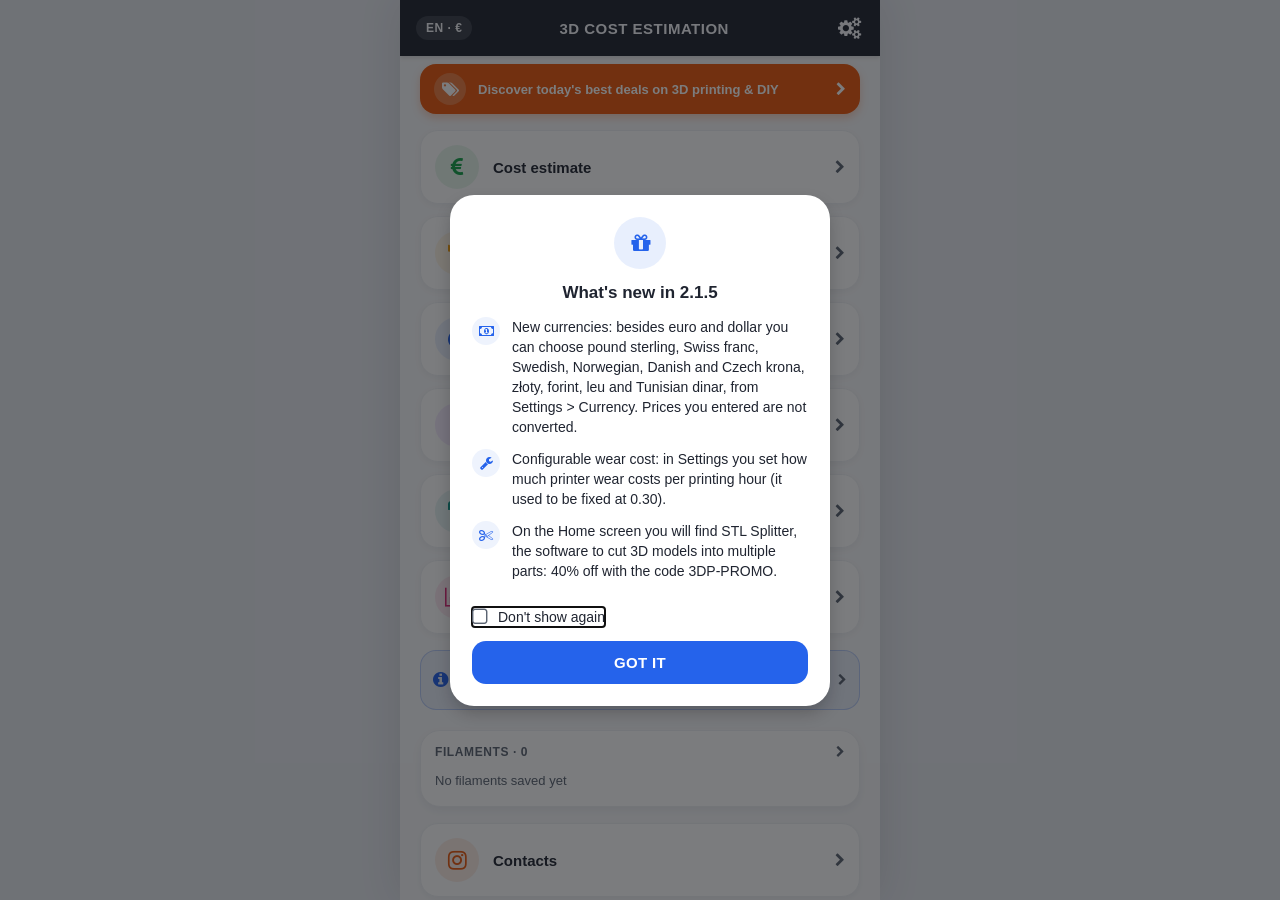
<file: app/web/index.html>
<!doctype html><html lang="it"><head><meta charset="utf-8"><meta name="viewport" content="width=device-width,initial-scale=1,viewport-fit=cover"><title>3D Cost Estimation</title><meta name="description" content="3D Cost Estimation nel browser: calcola il costo e il prezzo delle tue stampe 3D, gestisci le bobine e crea preventivi PDF. I dati restano nel tuo browser."><meta name="theme-color" content="#1F2430"><link rel="manifest" href="manifest.webmanifest"><link rel="icon" href="icons/icon-192.png" type="image/png"><link rel="apple-touch-icon" href="icons/icon-180.png"><meta name="apple-mobile-web-app-capable" content="yes"><meta name="mobile-web-app-capable" content="yes"><meta name="apple-mobile-web-app-title" content="3D Cost"><meta name="apple-mobile-web-app-status-bar-style" content="black"><style>/* Font delle icone (react-native-vector-icons): sul web la libreria usa
       come fontFamily il nome del file del font, senza estensione. */
    @font-face { font-family: 'FontAwesome'; src: url(fonts/FontAwesome.ttf) format('truetype'); font-display: block; }
    @font-face { font-family: 'FontAwesome5_Solid'; src: url(fonts/FontAwesome5_Solid.ttf) format('truetype'); font-display: block; }
    @font-face { font-family: 'FontAwesome5_Regular'; src: url(fonts/FontAwesome5_Regular.ttf) format('truetype'); font-display: block; }
    @font-face { font-family: 'FontAwesome5_Brands'; src: url(fonts/FontAwesome5_Brands.ttf) format('truetype'); font-display: block; }
    @font-face { font-family: 'Fontisto'; src: url(fonts/Fontisto.ttf) format('truetype'); font-display: block; }
    @font-face { font-family: 'MaterialCommunityIcons'; src: url(fonts/MaterialCommunityIcons.ttf) format('truetype'); font-display: block; }

    html, body { height: 100%; margin: 0; }
    body {
      background: #E6E9EF;
      font-family: -apple-system, BlinkMacSystemFont, 'Segoe UI', Roboto, Helvetica, Arial, sans-serif;
      -webkit-font-smoothing: antialiased;
      overscroll-behavior: none;
    }
    /* L'app è pensata per il telefono: su schermi larghi resta una colonna
       centrata, come uno smartphone. */
    #root {
      display: flex;
      height: 100%;
      max-width: 480px;
      margin: 0 auto;
      background: #F7F8FA;
      box-shadow: 0 0 40px rgba(31, 36, 48, 0.12);
      overflow: hidden;
    }
    @media (max-width: 480px) { #root { box-shadow: none; } }
    /* Chrome rende focalizzabili i contenitori scorrevoli e le finestre
       modali di react-native-web danno il focus al primo: niente bordo su
       questi, che non sono controlli. Pulsanti e campi (con role/tabindex o
       input) mantengono il bordo di focus per la tastiera. */
    div:not([tabindex]):not([role]):focus-visible { outline: none; }
    noscript { display: block; padding: 24px; font-size: 15px; }</style><script defer="defer" src="./app.3825ae21.js"></script></head><body><noscript>Per usare 3D Cost Estimation attiva JavaScript. / Enable JavaScript to use 3D Cost Estimation.</noscript><div id="root"></div></body></html>
</file>
<file: css/fonts.css>
/* Self-hosted fonts (SIL Open Font License) — no requests to Google */
@font-face {
  font-family: 'JetBrains Mono';
  font-style: normal;
  font-weight: 400 600;
  font-display: swap;
  src: url('../assets/fonts/jetbrains-mono-latin-ext.woff2') format('woff2');
  unicode-range: U+0100-02BA, U+02BD-02C5, U+02C7-02CC, U+02CE-02D7, U+02DD-02FF, U+0304, U+0308, U+0329, U+1D00-1DBF, U+1E00-1E9F, U+1EF2-1EFF, U+2020, U+20A0-20AB, U+20AD-20C4, U+2113, U+2C60-2C7F, U+A720-A7FF;
}
@font-face {
  font-family: 'JetBrains Mono';
  font-style: normal;
  font-weight: 400 600;
  font-display: swap;
  src: url('../assets/fonts/jetbrains-mono-latin.woff2') format('woff2');
  unicode-range: U+0000-00FF, U+0131, U+0152-0153, U+02BB-02BC, U+02C6, U+02DA, U+02DC, U+0304, U+0308, U+0329, U+2000-206F, U+20AC, U+2122, U+2191, U+2193, U+2212, U+2215, U+FEFF, U+FFFD;
}
@font-face {
  font-family: 'Space Grotesk';
  font-style: normal;
  font-weight: 400 700;
  font-display: swap;
  src: url('../assets/fonts/space-grotesk-latin-ext.woff2') format('woff2');
  unicode-range: U+0100-02BA, U+02BD-02C5, U+02C7-02CC, U+02CE-02D7, U+02DD-02FF, U+0304, U+0308, U+0329, U+1D00-1DBF, U+1E00-1E9F, U+1EF2-1EFF, U+2020, U+20A0-20AB, U+20AD-20C4, U+2113, U+2C60-2C7F, U+A720-A7FF;
}
@font-face {
  font-family: 'Space Grotesk';
  font-style: normal;
  font-weight: 400 700;
  font-display: swap;
  src: url('../assets/fonts/space-grotesk-latin.woff2') format('woff2');
  unicode-range: U+0000-00FF, U+0131, U+0152-0153, U+02BB-02BC, U+02C6, U+02DA, U+02DC, U+0304, U+0308, U+0329, U+2000-206F, U+20AC, U+2122, U+2191, U+2193, U+2212, U+2215, U+FEFF, U+FFFD;
}
</file>
<file: css/style.css>
/* ==========================================================
   3D PrintAll — main stylesheet
   ========================================================== */

:root {
  --bg: #0a0c0f;
  --bg-2: #11141b;
  --surface: #161a23;
  --surface-2: #1d2230;
  --border: rgba(255, 255, 255, 0.08);
  --text: #eef1f6;
  --muted: #9aa3b5;
  --accent: #2dff60;        /* logo green */
  --accent-2: #00d4ff;      /* cyan */
  --accent-3: #7c5cff;      /* PETG violet */
  --grad: linear-gradient(110deg, var(--accent) 0%, #9dffb8 45%, var(--accent-2) 100%);
  --radius: 18px;
  --shadow: 0 20px 60px -20px rgba(0, 0, 0, 0.6);
  --font: "Space Grotesk", system-ui, -apple-system, "Segoe UI", sans-serif;
  --mono: "JetBrains Mono", ui-monospace, Consolas, monospace;
  --nav-h: 72px;
}

*, *::before, *::after { box-sizing: border-box; }
html { scroll-behavior: smooth; scroll-padding-top: var(--nav-h); }
body {
  margin: 0;
  background: var(--bg);
  color: var(--text);
  font-family: var(--font);
  font-size: 17px;
  line-height: 1.6;
  -webkit-font-smoothing: antialiased;
  overflow-x: hidden;
}
img { max-width: 100%; display: block; }
a { color: inherit; text-decoration: none; }
h1, h2, h3 { line-height: 1.1; margin: 0; letter-spacing: -0.02em; }
p { margin: 0; }
.mono { font-family: var(--mono); }

.container { width: min(1180px, 100% - 32px); margin-inline: auto; }

::selection { background: var(--accent); color: #000; }

/* ---------- Icons (inline SVG sprite, colored with currentColor) ---------- */
.ico {
  display: inline-block; flex-shrink: 0;
  width: 1.25em; height: 1.25em;
  fill: currentColor;
}

/* ---------- Buttons ---------- */
.btn {
  display: inline-flex; align-items: center; justify-content: center; gap: .5em;
  padding: .85em 1.5em;
  border-radius: 999px;
  font-weight: 600;
  border: 1px solid transparent;
  transition: transform .25s ease, box-shadow .25s ease, background .25s ease, border-color .25s ease;
  cursor: pointer;
  white-space: nowrap;
}
.btn:hover { transform: translateY(-2px); }
.btn--primary {
  background: var(--accent);
  color: #03200c;
  box-shadow: 0 10px 30px -10px rgba(45, 255, 96, .7);
}
.btn--primary:hover { box-shadow: 0 16px 40px -10px rgba(45, 255, 96, .9); }
.btn--ghost { border-color: var(--border); background: rgba(255,255,255,.03); }
.btn--ghost:hover { border-color: var(--accent); color: var(--accent); }
.btn--sm { padding: .55em 1.1em; font-size: .9rem; }
.btn--lg { padding: 1.1em 2em; font-size: 1.1rem; white-space: normal; word-break: break-all; }

.eyebrow {
  display: inline-flex; align-items: center; gap: .6em;
  color: var(--accent-2);
  font-size: .85rem; font-weight: 600;
  letter-spacing: .08em; text-transform: uppercase;
  margin-bottom: 1rem;
}
.eyebrow .dot {
  width: 8px; height: 8px; border-radius: 50%;
  background: var(--accent-2);
  box-shadow: 0 0 0 0 rgba(0, 212, 255, .6);
  animation: pulse 2s infinite;
}
@keyframes pulse {
  70% { box-shadow: 0 0 0 10px rgba(0, 212, 255, 0); }
  100% { box-shadow: 0 0 0 0 rgba(0, 212, 255, 0); }
}

/* ---------- Logo ---------- */
.logo { display: inline-flex; align-items: center; gap: .6rem; font-weight: 700; font-size: 1.2rem; }
.logo b { color: var(--accent); font-weight: 700; }
.logo__mark {
  width: 30px; height: 40px;
  color: var(--accent); fill: currentColor;
  filter: drop-shadow(0 0 6px rgba(45,255,96,.45));
  transition: transform .4s cubic-bezier(.2,.8,.2,1), filter .4s;
}
.logo:hover .logo__mark { transform: rotate(-8deg) scale(1.08); filter: drop-shadow(0 0 12px rgba(45,255,96,.8)); }

/* ---------- Nav ---------- */
.nav {
  position: fixed; inset: 0 0 auto 0; z-index: 50;
  height: var(--nav-h);
  transition: background .3s ease, border-color .3s ease, backdrop-filter .3s ease;
  border-bottom: 1px solid transparent;
}
.nav.is-scrolled {
  background: rgba(10, 12, 15, .75);
  backdrop-filter: blur(14px);
  -webkit-backdrop-filter: blur(14px);
  border-color: var(--border);
}
.nav__inner { height: 100%; display: flex; align-items: center; justify-content: space-between; }
.nav__links { display: flex; align-items: center; gap: 2rem; }
.nav__links a:not(.btn) { color: var(--muted); font-weight: 500; position: relative; transition: color .2s; }
.nav__links a:not(.btn)::after {
  content: ""; position: absolute; left: 0; bottom: -6px; height: 2px; width: 100%;
  background: var(--accent); transform: scaleX(0); transform-origin: right; transition: transform .3s ease;
}
.nav__links a:not(.btn):hover { color: var(--text); }
.nav__links a:not(.btn):hover::after { transform: scaleX(1); transform-origin: left; }
.nav__links { margin-left: auto; }

/* Language switch: sliding pill */
.lang-switch {
  position: relative; display: inline-flex; margin-left: 1.5rem;
  padding: 3px; border-radius: 999px;
  background: var(--surface); border: 1px solid var(--border);
}
.lang-switch::before {
  content: ""; position: absolute; top: 3px; bottom: 3px; left: 3px; width: calc(50% - 3px);
  border-radius: 999px; background: rgba(45,255,96,.15); border: 1px solid rgba(45,255,96,.45);
  transition: transform .35s cubic-bezier(.2,.8,.2,1);
}
.lang-switch[data-active="en"]::before { transform: translateX(100%); }
.lang-switch button {
  position: relative; z-index: 1; min-width: 38px;
  padding: .3em .7em; border: 0; border-radius: 999px; background: none; cursor: pointer;
  font: 600 .8rem/1 var(--mono); letter-spacing: .06em; color: var(--muted);
  transition: color .25s;
}
.lang-switch button[aria-pressed="true"] { color: var(--accent); }
.lang-switch button:hover { color: var(--text); }

.nav__toggle { display: none; background: none; border: 0; width: 40px; height: 40px; cursor: pointer; position: relative; }
.nav__toggle span { position: absolute; left: 8px; right: 8px; height: 2px; background: var(--text); transition: transform .3s; }
.nav__toggle span:first-child { top: 15px; }
.nav__toggle span:last-child { top: 23px; }
.nav__toggle[aria-expanded="true"] span:first-child { transform: translateY(4px) rotate(45deg); }
.nav__toggle[aria-expanded="true"] span:last-child { transform: translateY(-4px) rotate(-45deg); }

/* ---------- Hero ---------- */
.hero {
  position: relative;
  min-height: 100vh; min-height: 100svh;
  display: flex; align-items: center;
  padding: calc(var(--nav-h) + 40px) 0 80px;
  overflow: hidden;
  isolation: isolate;
}
.hero::before {
  content: ""; position: absolute; inset: -20%; z-index: -1;
  background:
    radial-gradient(40% 40% at 75% 35%, rgba(45, 255, 96, .22), transparent 70%),
    radial-gradient(35% 35% at 15% 75%, rgba(0, 212, 255, .14), transparent 70%),
    radial-gradient(30% 30% at 50% 10%, rgba(124, 92, 255, .12), transparent 70%);
  animation: drift 18s ease-in-out infinite alternate;
}
@keyframes drift { to { transform: translate3d(3%, -3%, 0) rotate(4deg); } }
.hero__grid { position: absolute; inset: 0; width: 100%; height: 100%; z-index: -1; opacity: .55; }

.hero__inner { display: grid; grid-template-columns: 1.15fr .85fr; gap: 4rem; align-items: center; }
.hero__title { font-size: clamp(2.8rem, 7vw, 5.6rem); font-weight: 700; margin-bottom: 1.5rem; }
.hero__lead { color: var(--muted); font-size: 1.15rem; max-width: 34em; margin-bottom: 2.2rem; }
.hero__lead strong { color: var(--text); }
.hero__cta { display: flex; flex-wrap: wrap; gap: 1rem; margin-bottom: 2.5rem; }

/* "Layer by layer" heading reveal */
.layered {
  display: inline-block;
  position: relative;
  color: transparent;
  background: repeating-linear-gradient(180deg, var(--text) 0 6px, rgba(238,241,246,.82) 6px 7px);
  -webkit-background-clip: text; background-clip: text;
  clip-path: inset(100% 0 0 0);
  animation: printUp 1.4s steps(18, end) forwards;
}
.layered--accent {
  background: repeating-linear-gradient(180deg, var(--accent) 0 6px, #8dffaa 6px 7px);
  -webkit-background-clip: text; background-clip: text;
  animation-delay: 1.2s;
}
@keyframes printUp { to { clip-path: inset(0 0 0 0); } }

.hero__socials { display: flex; gap: .75rem; list-style: none; padding: 0; margin: 0; }
.hero__socials a {
  display: grid; place-items: center;
  width: 46px; height: 46px; border-radius: 14px;
  background: var(--surface); border: 1px solid var(--border);
  color: var(--muted);
  transition: color .25s, border-color .25s, transform .25s, background .25s;
}
.hero__socials a:hover { color: var(--text); border-color: var(--accent); transform: translateY(-3px) rotate(-4deg); background: var(--surface-2); }

/* Animated printer */
.printer { position: relative; width: 100%; max-width: 420px; justify-self: center; }
.printer__frame {
  position: relative; aspect-ratio: 1 / 1.05;
  border: 3px solid #2a3142; border-radius: 22px;
  background: linear-gradient(180deg, rgba(255,255,255,.04), rgba(255,255,255,0)), var(--bg-2);
  box-shadow: var(--shadow), inset 0 0 60px rgba(0,0,0,.4);
  overflow: hidden;
}
.printer__frame::before, .printer__frame::after {
  content: ""; position: absolute; top: 0; bottom: 0; width: 10px;
  background: linear-gradient(90deg, #2a3142, #3a4358, #2a3142);
}
.printer__frame::before { left: 8%; }
.printer__frame::after { right: 8%; }
.printer__gantry {
  position: absolute; left: 8%; right: 8%; height: 12px; z-index: 2;
  background: linear-gradient(180deg, #4a5468, #2a3142);
  border-radius: 3px;
  /* top = nozzle-tip height; driven by js/main.js (p: 0 → 1) */
  top: calc(90% - 54px - var(--p, 0) * 54%);
}
.printer__head {
  position: absolute; top: -18px; width: 54px; height: 44px;
  background: linear-gradient(180deg, #ececec, #b9bec9);
  border-radius: 8px;
  animation: head 1.1s ease-in-out infinite alternate;
  box-shadow: 0 6px 18px rgba(0,0,0,.5);
}
.printer__head::before {
  content: ""; position: absolute; inset: 8px 10px auto; height: 6px; border-radius: 3px;
  background: var(--accent-2); box-shadow: 0 0 12px var(--accent-2);
}
.printer__nozzle {
  position: absolute; left: 50%; bottom: -12px; transform: translateX(-50%);
  width: 12px; height: 12px;
  background: linear-gradient(180deg, #d9a43a, #8a5b12);
  clip-path: polygon(0 0, 100% 0, 60% 100%, 40% 100%);
}
.printer__nozzle::after {
  content: ""; position: absolute; left: 50%; top: 100%; transform: translateX(-50%);
  width: 6px; height: 6px; border-radius: 50%;
  background: var(--accent); box-shadow: 0 0 12px 4px rgba(45,255,96,.8);
}
.printer__bed {
  position: absolute; left: 12%; right: 12%; bottom: 10%; height: 8px;
  background: linear-gradient(90deg, #333b4d, #4b556c, #333b4d);
  border-radius: 3px;
}
.print {
  position: absolute; left: 50%; transform: translateX(-50%);
  bottom: calc(10% + 8px);
  width: 50%; height: 54%;
}
/* Object silhouette (mask) is set by js/main.js; clip-path reveals it bottom-up */
.print__fill {
  position: absolute; inset: 0;
  clip-path: inset(100% 0 0 0);
  -webkit-mask: none center bottom / contain no-repeat;
          mask: none center bottom / contain no-repeat;
  background:
    repeating-linear-gradient(0deg, rgba(0,0,0,.3) 0 1px, transparent 1px 4px),
    linear-gradient(90deg, var(--f2, #13b83f), var(--f1, #2dff60) 40%, #e6fff0 55%, var(--f1, #2dff60) 70%, var(--f2, #13b83f));
}
.print { filter: drop-shadow(0 0 10px rgba(45,255,96,.35)); }
.printer__label {
  display: flex; justify-content: space-between; margin-top: 1rem;
  color: var(--muted); font-size: .8rem; letter-spacing: .12em;
}
.printer__pct { color: var(--accent-2); }
.printer__bar { height: 4px; background: var(--surface-2); border-radius: 4px; overflow: hidden; margin-top: .5rem; }
.printer__bar span { display: block; height: 100%; width: 0; background: var(--grad); }

@keyframes head { from { left: 4%; } to { left: calc(96% - 54px); } }

.scroll-hint {
  position: absolute; left: 50%; bottom: 28px; transform: translateX(-50%);
  width: 26px; height: 42px; border: 2px solid var(--border); border-radius: 14px;
}
.scroll-hint span {
  position: absolute; left: 50%; top: 8px; width: 4px; height: 8px; margin-left: -2px;
  border-radius: 2px; background: var(--accent);
  animation: scrollDot 1.8s ease-in-out infinite;
}
@keyframes scrollDot { 0% { opacity: 0; transform: translateY(0); } 30% { opacity: 1; } 100% { opacity: 0; transform: translateY(14px); } }

/* ---------- Stats ---------- */
.stats { border-block: 1px solid var(--border); background: var(--bg-2); }
.stats__grid { display: grid; grid-template-columns: repeat(3, 1fr); }
.stat { padding: 2.4rem 1rem; text-align: center; border-right: 1px solid var(--border); }
.stat:last-child { border-right: 0; }
.stat__num {
  display: block; font-size: clamp(2.2rem, 4vw, 3.2rem); font-weight: 700;
  background: var(--grad); -webkit-background-clip: text; background-clip: text; color: transparent;
}
.stat__label { color: var(--muted); font-size: .95rem; }

/* ---------- Sections ---------- */
.section { padding: 120px 0; position: relative; }
.section--alt { background: var(--bg-2); }
.section--alt + .section--alt { border-top: 1px solid var(--border); }
.section__head { max-width: 640px; margin-bottom: 3.5rem; }
.section__head h2, .cta h2 { font-size: clamp(2rem, 4.5vw, 3.2rem); margin-bottom: 1rem; }
.section__sub { color: var(--muted); font-size: 1.1rem; }

/* ---------- Social cards ---------- */
.social-grid { display: grid; grid-template-columns: repeat(4, 1fr); gap: 1.25rem; }
.social-card {
  position: relative; overflow: hidden;
  display: flex; flex-direction: column; gap: 1.1rem;
  padding: 1.8rem; min-height: 190px;
  border-radius: var(--radius);
  background: var(--surface); border: 1px solid var(--border);
  transition: transform .35s cubic-bezier(.2,.8,.2,1), border-color .35s;
  isolation: isolate;
}
.social-card::before {
  content: ""; position: absolute; inset: 0; z-index: -1;
  background: linear-gradient(135deg, var(--c1), var(--c2) 55%, var(--c3));
  opacity: 0; transition: opacity .4s ease;
}
.social-card:hover { transform: translateY(-6px); border-color: transparent; }
.social-card:hover::before { opacity: 1; }
.social-card__icon { font-size: 2.2rem; color: var(--text); margin-bottom: auto; }
.social-card h3 { font-size: 1.5rem; }
.social-card p { color: var(--muted); font-size: .9rem; transition: color .3s; }
.social-card:hover p { color: rgba(255,255,255,.9); }
.social-card__arrow {
  position: absolute; top: 1.4rem; right: 1.5rem; font-size: 1.4rem;
  transition: transform .35s;
}
.social-card:hover .social-card__arrow { transform: translate(4px, -4px); }

/* ---------- App showcase ---------- */
.app {
  background:
    radial-gradient(60% 50% at 85% 40%, rgba(45,255,96,.08), transparent 70%),
    radial-gradient(40% 40% at 10% 90%, rgba(0,212,255,.06), transparent 70%),
    var(--bg);
  border-top: 1px solid var(--border);
  overflow: hidden;
}
.app .section__head { max-width: 720px; }
.app .section__sub strong { color: var(--text); }
.app__grid { display: grid; grid-template-columns: 1fr minmax(300px, 420px); gap: 4rem; align-items: center; }

.app__features { list-style: none; margin: 0; padding: 0; display: grid; gap: .6rem; }
.feature {
  position: relative; overflow: hidden;
  width: 100%; display: flex; gap: 1.1rem; align-items: flex-start;
  padding: 1.1rem 1.3rem; border-radius: 14px;
  background: transparent; border: 1px solid transparent;
  color: var(--muted); font: inherit; text-align: left; cursor: pointer;
  transition: background .3s, border-color .3s, color .3s;
}
.feature:hover { background: rgba(255,255,255,.03); color: var(--text); }
.feature.is-active { background: var(--surface); border-color: var(--border); color: var(--text); }
.feature__num { font-size: .8rem; padding-top: .2rem; color: var(--muted); transition: color .3s; }
.feature.is-active .feature__num { color: var(--accent); }
.feature__body { display: grid; gap: .25rem; }
.feature__body strong { font-size: 1.08rem; color: inherit; }
.feature__body span {
  font-size: .95rem; color: var(--muted);
  max-height: 0; opacity: 0; overflow: hidden;
  transition: max-height .45s ease, opacity .35s ease;
}
.feature.is-active .feature__body span { max-height: 6em; opacity: 1; }
.feature__bar { position: absolute; left: 0; bottom: 0; height: 2px; width: 0; background: var(--grad); }
.feature.is-active .feature__bar { animation: featureProgress var(--dur, 5s) linear forwards; }
.app__features.is-paused .feature__bar { animation-play-state: paused; }
@keyframes featureProgress { to { width: 100%; } }

.app__stage { position: relative; display: grid; place-items: center; padding: 2rem 0; }
.app__glow {
  position: absolute; width: 80%; aspect-ratio: 1; border-radius: 50%;
  background: radial-gradient(closest-side, rgba(45,255,96,.28), transparent);
  filter: blur(20px);
  animation: glowPulse 6s ease-in-out infinite;
}
@keyframes glowPulse { 50% { transform: scale(1.12); opacity: .7; } }
.phone {
  position: relative; width: min(300px, 78vw);
  padding: 12px; border-radius: 46px;
  background: linear-gradient(145deg, #2a3040, #12151d 60%);
  box-shadow: 0 40px 80px -30px rgba(0,0,0,.8), inset 0 0 0 2px rgba(255,255,255,.06);
  animation: float 6s ease-in-out infinite;
}
.phone__notch {
  position: absolute; top: 20px; left: 50%; transform: translateX(-50%); z-index: 2;
  width: 14px; height: 14px; border-radius: 50%; background: #05070a;
  box-shadow: inset 0 0 0 3px #1b1f29;
}
.phone__screen {
  position: relative; overflow: hidden; border-radius: 36px;
  aspect-ratio: 540 / 1131; background: #f6f7f9;
  padding-top: 26px; /* room for the punch-hole camera, like a real status bar */
  background: linear-gradient(#1f2433 0 26px, #f6f7f9 26px);
}
.phone__screen img {
  position: absolute; top: 26px; left: 0; width: 100%; height: auto;
  opacity: 0; transform: scale(1.04);
  transition: opacity .6s ease, transform .8s cubic-bezier(.2,.8,.2,1);
}
.phone__screen img.is-active { opacity: 1; transform: none; }

.app__chip {
  position: absolute; z-index: 3;
  display: inline-flex; align-items: center; gap: .5rem;
  padding: .6em 1em; border-radius: 12px;
  background: rgba(22,26,35,.85); border: 1px solid var(--border);
  backdrop-filter: blur(10px); -webkit-backdrop-filter: blur(10px);
  font-size: .85rem; font-weight: 600; box-shadow: var(--shadow);
  animation: float 5s ease-in-out infinite;
}
.app__chip .dot { width: 8px; height: 8px; border-radius: 50%; background: var(--accent); box-shadow: 0 0 10px var(--accent); }
.app__chip--a { top: 18%; left: -4%; color: var(--accent); }
.app__chip--b { bottom: 20%; right: -6%; color: #ff6b6b; animation-delay: -2.5s; }

.app__cta { display: flex; flex-wrap: wrap; align-items: center; gap: 1.5rem 2rem; margin-top: 3.5rem; }
.play-btn {
  display: inline-flex; align-items: center; gap: .9rem;
  padding: .8rem 1.6rem .8rem 1.3rem; border-radius: 14px;
  background: var(--text); color: #0a0c0f;
  font-weight: 700; font-size: 1.2rem; line-height: 1.1;
  transition: transform .25s, box-shadow .25s;
}
.play-btn:hover { transform: translateY(-3px); box-shadow: 0 16px 40px -12px rgba(45,255,96,.6); }
.play-btn .ico { width: 1.6em; height: 1.6em; }
.play-btn small { display: block; font-size: .7rem; font-weight: 500; text-transform: uppercase; letter-spacing: .08em; opacity: .7; }
.app__tags { list-style: none; margin: 0; padding: 0; display: flex; flex-wrap: wrap; gap: .6rem; }
.app__tags li {
  padding: .4em .9em; border-radius: 999px; font-size: .9rem; font-weight: 600;
  border: 1px solid rgba(45,255,96,.3); background: rgba(45,255,96,.06); color: var(--accent);
}

/* ---------- Model cards ---------- */
.model-grid { display: grid; grid-template-columns: repeat(3, 1fr); gap: 1.5rem; }
.model-card {
  padding: 1.8rem; border-radius: var(--radius);
  background: var(--surface); border: 1px solid var(--border);
  display: flex; flex-direction: column; gap: .8rem;
  transition: transform .35s, border-color .35s, box-shadow .35s;
}
.model-card:hover { transform: translateY(-6px); border-color: rgba(45,255,96,.5); box-shadow: 0 30px 60px -30px rgba(45,255,96,.45); }
.model-card h3 { font-size: 1.4rem; }
.model-card p { color: var(--muted); }
.link { color: var(--accent); font-weight: 600; margin-top: auto; }
.model-card__visual {
  height: 180px; border-radius: 12px; margin-bottom: .6rem;
  display: grid; place-items: center; perspective: 700px;
  background:
    linear-gradient(rgba(255,255,255,.04) 1px, transparent 1px) 0 0 / 22px 22px,
    linear-gradient(90deg, rgba(255,255,255,.04) 1px, transparent 1px) 0 0 / 22px 22px,
    var(--bg);
}

/* CSS 3D cube */
.cube {
  --s: 76px; --col: var(--accent);
  position: relative; width: var(--s); height: var(--s);
  transform-style: preserve-3d;
  animation: spin 10s linear infinite;
}
.cube--b { --col: var(--accent-2); animation-duration: 12s; animation-direction: reverse; }
.cube--c { --col: var(--accent-3); animation-duration: 14s; }
.cube span {
  position: absolute; inset: 0;
  border: 2px solid var(--col);
  background:
    repeating-linear-gradient(0deg, color-mix(in srgb, var(--col) 22%, transparent) 0 3px, transparent 3px 6px);
  box-shadow: inset 0 0 20px color-mix(in srgb, var(--col) 35%, transparent);
}
.cube span:nth-child(1) { transform: translateZ(calc(var(--s) / 2)); }
.cube span:nth-child(2) { transform: rotateY(180deg) translateZ(calc(var(--s) / 2)); }
.cube span:nth-child(3) { transform: rotateY(90deg) translateZ(calc(var(--s) / 2)); }
.cube span:nth-child(4) { transform: rotateY(-90deg) translateZ(calc(var(--s) / 2)); }
.cube span:nth-child(5) { transform: rotateX(90deg) translateZ(calc(var(--s) / 2)); }
.cube span:nth-child(6) { transform: rotateX(-90deg) translateZ(calc(var(--s) / 2)); }
@keyframes spin { from { transform: rotateX(-25deg) rotateY(0); } to { transform: rotateX(-25deg) rotateY(360deg); } }
.model-card:hover .cube { animation-duration: 3s; }

/* Share your print callout */
.share {
  margin-top: 1.5rem; display: flex; align-items: center; gap: 1.4rem; flex-wrap: wrap;
  padding: 1.5rem 1.8rem; border-radius: var(--radius);
  background: linear-gradient(120deg, rgba(45,255,96,.09), rgba(0,212,255,.05) 60%), var(--surface);
  border: 1px dashed rgba(45,255,96,.45);
}
.share__icon {
  display: grid; place-items: center; width: 56px; height: 56px; flex-shrink: 0;
  border-radius: 16px; background: rgba(45,255,96,.12); font-size: 1.7rem;
}
.share__text { flex: 1 1 300px; }
.share__text h3 { font-size: 1.25rem; margin-bottom: .25rem; }
.share__text p { color: var(--muted); }
.share__tags { list-style: none; margin: 0; padding: 0; display: flex; flex-wrap: wrap; gap: .6rem; }
.share__tags a {
  display: inline-flex; align-items: center; gap: .5rem;
  padding: .5em .9em; border-radius: 999px; font-size: .9rem;
  background: var(--bg); border: 1px solid var(--border); color: var(--text);
  transition: border-color .25s, color .25s, transform .25s;
}
.share__tags a:hover { border-color: var(--accent); color: var(--accent); transform: translateY(-2px); }

/* ---------- Deals ---------- */
.deal-grid { display: grid; grid-template-columns: repeat(3, 1fr); gap: 1.25rem; }
.deal {
  position: relative; padding: 1.8rem; border-radius: var(--radius);
  background: var(--surface); border: 1px solid var(--border);
  display: flex; flex-direction: column; align-items: flex-start; gap: .9rem;
  transition: border-color .3s, transform .3s;
}
.deal:hover { border-color: rgba(255,255,255,.18); transform: translateY(-4px); }
.deal h3 { font-size: 1.25rem; padding-right: 4rem; }
.deal p { color: var(--muted); font-size: .95rem; flex: 1; }
.deal__tag {
  position: absolute; top: 1.4rem; right: 1.4rem;
  font-family: var(--mono); font-weight: 600; font-size: .8rem;
  padding: .3em .7em; border-radius: 8px;
  background: rgba(45,255,96,.12); color: var(--accent); border: 1px solid rgba(45,255,96,.35);
}
.coupon {
  display: inline-flex; align-items: center; gap: .8rem;
  padding: .55em .6em .55em 1em; border-radius: 10px;
  border: 1.5px dashed var(--accent-2); background: rgba(0,212,255,.06);
  color: var(--text); font: inherit; cursor: pointer;
  transition: background .25s;
}
.coupon span { font-size: 1rem; letter-spacing: .1em; font-weight: 600; }
.coupon em {
  font-style: normal; font-size: .75rem; font-weight: 600; text-transform: uppercase;
  padding: .3em .6em; border-radius: 6px; background: var(--accent-2); color: #00222b;
}
.coupon:hover { background: rgba(0,212,255,.14); }
.coupon.is-copied em { background: var(--accent); color: #03200c; }
.deal--app {
  background: linear-gradient(150deg, rgba(0,212,255,.12), rgba(124,92,255,.12)), var(--surface);
  border-color: rgba(0,212,255,.3);
}
.deal__appicon { font-size: 2rem; color: var(--accent-2); }
.disclaimer { margin-top: 2rem; color: var(--muted); font-size: .85rem; opacity: .8; }

/* ---------- Telegram ---------- */
.tg-grid { display: grid; grid-template-columns: repeat(2, 1fr); gap: 1.25rem; }
.tg {
  display: flex; align-items: center; gap: 1.2rem;
  padding: 1.4rem 1.6rem; border-radius: var(--radius);
  background: var(--surface); border: 1px solid var(--border);
  transition: transform .3s, border-color .3s, background .3s;
}
.tg:hover { transform: translateX(6px); border-color: #29a9eb; background: rgba(41,169,235,.07); }
.tg__flag { font-size: 1.9rem; }
.tg h3 { font-size: 1.15rem; margin-bottom: .2rem; }
.tg p { color: var(--muted); font-size: .92rem; }
.tg__icon { margin-left: auto; font-size: 1.6rem; color: #29a9eb; flex-shrink: 0; }

/* ---------- CTA ---------- */
.cta { text-align: center; overflow: hidden; }
.cta::before {
  content: ""; position: absolute; left: 50%; top: 50%; width: 900px; height: 900px;
  transform: translate(-50%, -50%);
  background: radial-gradient(closest-side, rgba(45,255,96,.18), transparent);
  pointer-events: none;
}
.cta__inner { position: relative; display: flex; flex-direction: column; align-items: center; }
.cta__logo {
  width: 96px; height: 128px; margin-bottom: 1.5rem;
  color: var(--accent); fill: currentColor;
  filter: drop-shadow(0 0 24px rgba(45,255,96,.5));
  animation: float 5s ease-in-out infinite;
}
@keyframes float { 50% { transform: translateY(-10px); } }
.cta .section__sub { max-width: 560px; margin-bottom: 2.2rem; }
.grad { background: var(--grad); -webkit-background-clip: text; background-clip: text; color: transparent; }

/* ---------- Footer ---------- */
.footer { border-top: 1px solid var(--border); padding: 2.5rem 0; }
.footer__inner { display: flex; align-items: center; justify-content: space-between; gap: 1.5rem; flex-wrap: wrap; }
.footer__legal { text-align: right; display: grid; gap: .2rem; }
.footer__copy { color: var(--muted); font-size: .85rem; }

/* ---------- Toast ---------- */
.toast {
  position: fixed; left: 50%; bottom: 28px; z-index: 100;
  transform: translate(-50%, 140%);
  padding: .8em 1.4em; border-radius: 12px;
  background: var(--surface-2); border: 1px solid var(--accent-2);
  font-weight: 600; box-shadow: var(--shadow);
  opacity: 0; visibility: hidden;
  transition: transform .4s cubic-bezier(.2,.8,.2,1), opacity .3s, visibility .4s;
}
.toast.is-visible { transform: translate(-50%, 0); opacity: 1; visibility: visible; }

/* ---------- Scroll reveal ---------- */
/* Hidden state only when JS runs, so content never stays invisible */
.js .reveal { opacity: 0; transform: translateY(28px); transition: opacity .8s ease, transform .8s cubic-bezier(.2,.8,.2,1); }
.js .reveal.is-visible { opacity: 1; transform: none; }

/* ---------- Services ---------- */
.svc-audience {
  display: inline-flex; align-items: center; gap: .55rem; margin: -.2rem 0 1.1rem;
  padding: .4em 1em; border-radius: 999px;
  font-weight: 600; color: var(--accent);
  background: rgba(45,255,96,.08); border: 1px solid rgba(45,255,96,.35);
}
.svc-audience::before { content: ""; width: 8px; height: 8px; border-radius: 50%; background: var(--accent); box-shadow: 0 0 10px var(--accent); }
.svc-grid { display: grid; grid-template-columns: repeat(2, 1fr); gap: 1.5rem; }
.svc {
  display: flex; flex-direction: column; overflow: hidden;
  border-radius: var(--radius); background: var(--surface); border: 1px solid var(--border);
  transition: border-color .35s, transform .35s;
}
.svc:hover { border-color: rgba(45,255,96,.4); transform: translateY(-4px); }
.svc__visual { position: relative; height: 230px; display: grid; place-items: center; overflow: hidden; }
.svc__label {
  position: absolute; left: 1rem; bottom: .9rem;
  font-size: .72rem; letter-spacing: .14em; color: var(--muted);
  padding: .3em .7em; border-radius: 6px; background: rgba(10,12,15,.6);
}
.svc__body { padding: 1.8rem; display: grid; gap: .9rem; }
.svc__body h3 { font-size: 1.5rem; }
.svc__body > p { color: var(--muted); }
.svc__list { list-style: none; margin: 0; padding: 0; display: grid; gap: .5rem; }
.svc__list li { position: relative; padding-left: 1.6rem; }
.svc__list li::before {
  content: ""; position: absolute; left: 0; top: .55em; width: .65rem; height: .65rem; border-radius: 3px;
  background: var(--accent); box-shadow: 0 0 10px rgba(45,255,96,.6);
}

/* 3D print visual: layers stacking up */
.svc__visual--print {
  background:
    linear-gradient(rgba(255,255,255,.04) 1px, transparent 1px) 0 0 / 22px 22px,
    linear-gradient(90deg, rgba(255,255,255,.04) 1px, transparent 1px) 0 0 / 22px 22px,
    radial-gradient(60% 70% at 50% 100%, rgba(45,255,96,.15), transparent 70%), var(--bg);
}
.layers { display: flex; flex-direction: column; align-items: center; gap: 3px; width: 70%; padding-bottom: 14px; }
.layers span {
  height: 12px; width: var(--w); border-radius: 3px;
  background: linear-gradient(90deg, #13b83f, var(--accent) 40%, #e6fff0 55%, var(--accent) 70%, #13b83f);
  transform: scaleX(0); opacity: 0;
  animation: layerIn 6s ease-out infinite;
  animation-delay: calc(var(--i) * .35s);
}
@keyframes layerIn {
  0% { transform: scaleX(0); opacity: 0; }
  6%, 80% { transform: scaleX(1); opacity: 1; }
  92%, 100% { transform: scaleX(1); opacity: 0; }
}

/* Laser visual: logo burned into a wood panel */
.svc__visual--laser {
  background:
    repeating-linear-gradient(92deg, rgba(0,0,0,.06) 0 2px, transparent 2px 9px),
    repeating-linear-gradient(88deg, rgba(255,255,255,.04) 0 1px, transparent 1px 23px),
    linear-gradient(160deg, #c89b6a, #a8794b 55%, #8e6239);
}
.engrave { height: 82%; overflow: visible; }
.engrave > * {
  fill: none; stroke: #3a2210; stroke-width: 22; stroke-linecap: round; stroke-linejoin: round;
  stroke-dasharray: 1; stroke-dashoffset: 1;
  animation: engrave 9s linear infinite;
  animation-delay: calc(var(--i) * .3s);
}
@keyframes engrave {
  0% { stroke-dashoffset: 1; opacity: 1; filter: drop-shadow(0 0 0 transparent); }
  4% { filter: drop-shadow(0 0 10px #ff6a1a) drop-shadow(0 0 3px #ffd36a); }
  8% { stroke-dashoffset: 0; filter: drop-shadow(0 0 2px rgba(255,106,26,.4)); }
  78% { stroke-dashoffset: 0; opacity: 1; filter: none; }
  90%, 100% { stroke-dashoffset: 0; opacity: 0; }
}

.svc-tags { list-style: none; margin: 2rem 0 0; padding: 0; display: flex; flex-wrap: wrap; gap: .6rem; justify-content: center; }
.svc-tags li {
  padding: .5em 1em; border-radius: 999px; font-size: .95rem;
  background: var(--surface); border: 1px solid var(--border); color: var(--text);
}

.svc-steps { list-style: none; margin: 3.5rem 0 0; padding: 0; display: grid; grid-template-columns: repeat(4, 1fr); gap: 1rem; position: relative; }
.svc-steps::before {
  content: ""; position: absolute; left: 4%; right: 4%; top: 21px; height: 2px;
  background: linear-gradient(90deg, transparent, rgba(45,255,96,.5), transparent);
}
.svc-steps li { position: relative; display: grid; justify-items: center; text-align: center; gap: .35rem; }
.svc-steps li > span.mono {
  display: grid; place-items: center; width: 44px; height: 44px; margin-bottom: .5rem;
  border-radius: 50%; background: var(--bg); border: 2px solid var(--accent); color: var(--accent); font-weight: 600;
}
.svc-steps strong { font-size: 1.05rem; }
.svc-steps li > span:last-child { color: var(--muted); font-size: .92rem; max-width: 22ch; }

.quote {
  margin-top: 3.5rem; display: grid; grid-template-columns: .8fr 1.2fr; gap: 2.5rem;
  padding: 2.2rem; border-radius: var(--radius);
  background: linear-gradient(130deg, rgba(45,255,96,.09), rgba(0,212,255,.05) 60%), var(--surface);
  border: 1px solid rgba(45,255,96,.3);
}
.quote__intro h3 { font-size: 1.8rem; margin-bottom: .8rem; }
.quote__intro p { color: var(--muted); }
.quote__form { display: grid; gap: 1.1rem; justify-items: start; }
.quote__row { display: flex; flex-wrap: wrap; gap: .6rem; }
.quote__row--split { width: 100%; align-items: end; gap: 1.5rem; }
.chip {
  padding: .55em 1.1em; border-radius: 999px; cursor: pointer;
  font: 600 .95rem var(--font); color: var(--muted);
  background: rgba(255,255,255,.03); border: 1px solid var(--border);
  transition: color .2s, border-color .2s, background .2s;
}
.chip:hover { color: var(--text); }
.chip.is-on { color: var(--accent); border-color: rgba(45,255,96,.55); background: rgba(45,255,96,.1); }
.quote__field { display: grid; gap: .4rem; width: 100%; font-size: .9rem; color: var(--muted); font-weight: 600; }
.quote__row--split .quote__field { width: auto; }
.quote__field textarea, .quote__field select {
  width: 100%; padding: .8em 1em; border-radius: 12px;
  font: 400 1rem var(--font); color: var(--text);
  background: var(--bg); border: 1px solid var(--border);
  transition: border-color .2s;
}
.quote__field textarea { resize: vertical; min-height: 92px; }
.quote__field select { min-width: 120px; cursor: pointer; }
.quote__field textarea:focus, .quote__field select:focus { outline: none; border-color: var(--accent); }
.quote__check { display: flex; align-items: center; gap: .6rem; cursor: pointer; padding-bottom: .7em; }
.quote__check input { width: 18px; height: 18px; accent-color: var(--accent); }
.quote__note { font-size: .85rem; color: var(--muted); }
.quote__note a { color: var(--accent); }
.quote__fallback {
  width: 100%; display: grid; gap: .7rem; padding-top: 1.1rem;
  border-top: 1px dashed rgba(45,255,96,.3);
  animation: fadeUp .4s ease;
}
.quote__fallback[hidden] { display: none; }
.quote__fallback > p:first-child { font-weight: 600; }
a.chip { display: inline-block; }
@keyframes fadeUp { from { opacity: 0; transform: translateY(8px); } }

/* ---------- Home: app teaser ---------- */
.teaser { display: grid; grid-template-columns: 1.1fr .9fr; gap: 3rem; align-items: center; }
.teaser h2 { font-size: clamp(2rem, 4.5vw, 3.2rem); margin-bottom: 1rem; }
.teaser .section__sub { margin-bottom: 2rem; }
.teaser .section__sub strong { color: var(--text); }
.teaser__cta { display: flex; flex-wrap: wrap; gap: 1rem; align-items: center; }
.teaser__phones { position: relative; display: block; height: 460px; }
.teaser__phones .app__glow { left: 10%; top: 5%; }
.teaser__phones .phone { position: absolute; display: block; width: 220px; padding: 9px; border-radius: 36px; }
.teaser__phones .phone__screen { display: block; border-radius: 28px; }
.teaser__phones .phone__screen img { opacity: 1; transform: none; top: 22px; }
.teaser__phones .phone__notch { top: 15px; width: 11px; height: 11px; }
.teaser__phones .phone { transform: rotate(var(--r)); animation: floatTilt 6s ease-in-out infinite; }
.phone--back { --r: -8deg; left: 8%; top: 40px; opacity: .55; animation-delay: -3s !important; }
.phone--front { --r: 4deg; right: 8%; top: 0; }
@keyframes floatTilt { 50% { transform: translateY(-10px) rotate(var(--r)); } }
.teaser__phones:hover .phone--back { opacity: .8; }
.play-btn--sm { padding: .55rem 1.2rem .55rem 1rem; font-size: 1rem; border-radius: 12px; }

/* ---------- App page ---------- */
.nav__links a[aria-current="page"] { color: var(--text); }
.nav__links a[aria-current="page"]::after { transform: scaleX(1); }
.hero--app::before {
  background:
    radial-gradient(40% 40% at 78% 40%, rgba(45,255,96,.2), transparent 70%),
    radial-gradient(35% 35% at 10% 80%, rgba(0,212,255,.12), transparent 70%);
}
.hero__title--app { font-size: clamp(2.6rem, 6vw, 4.8rem); }
.hero--app .app__tags { margin-top: .5rem; }
.stats__grid--4 { grid-template-columns: repeat(4, 1fr); }

.steps { list-style: none; margin: 0; padding: 0; display: grid; grid-template-columns: repeat(3, 1fr); gap: 1.25rem; counter-reset: step; }
.step {
  position: relative; padding: 1.8rem; border-radius: var(--radius);
  background: var(--surface); border: 1px solid var(--border);
}
.step::after {
  content: "→"; position: absolute; right: -1rem; top: 50%; transform: translate(50%, -50%);
  color: var(--accent); font-size: 1.3rem; z-index: 1;
}
.step:last-child::after { display: none; }
.step__num {
  display: inline-grid; place-items: center; width: 42px; height: 42px; margin-bottom: 1.2rem;
  border-radius: 12px; background: rgba(45,255,96,.1); border: 1px solid rgba(45,255,96,.35);
  color: var(--accent); font-weight: 600;
}
.step h3 { font-size: 1.25rem; margin-bottom: .6rem; }
.step p { color: var(--muted); }

.cost-grid { display: grid; grid-template-columns: repeat(4, 1fr); gap: 1.25rem; }
.cost {
  padding: 1.6rem; border-radius: var(--radius);
  background: var(--surface); border: 1px solid var(--border);
  transition: transform .3s, border-color .3s;
}
.cost:hover { transform: translateY(-4px); border-color: rgba(45,255,96,.4); }
.cost__icon {
  display: grid; place-items: center; width: 46px; height: 46px; margin-bottom: 1rem;
  border-radius: 50%; background: rgba(0,212,255,.1); color: var(--accent-2); font-size: 1.4rem;
}
.cost h3 { font-size: 1.15rem; margin-bottom: .5rem; }
.cost p { color: var(--muted); font-size: .95rem; }

.privacy-band {
  display: flex; align-items: center; gap: 1.5rem; flex-wrap: wrap;
  padding: 2rem; border-radius: var(--radius);
  background: linear-gradient(120deg, rgba(45,255,96,.1), rgba(0,212,255,.06)), var(--surface);
  border: 1px solid rgba(45,255,96,.3);
}
.privacy-band > div { flex: 1 1 320px; }
.privacy-band__icon { width: 48px; height: 48px; color: var(--accent); flex-shrink: 0; }
.privacy-band h2 { font-size: 1.4rem; margin-bottom: .4rem; }
.privacy-band p { color: var(--muted); }

.faq-wrap { max-width: 820px; }
.faq { display: grid; gap: .75rem; }
.faq details {
  border-radius: 14px; background: var(--surface); border: 1px solid var(--border);
  transition: border-color .3s;
}
.faq details[open] { border-color: rgba(45,255,96,.35); }
.faq summary {
  list-style: none; cursor: pointer; position: relative;
  padding: 1.1rem 3.2rem 1.1rem 1.4rem; font-weight: 600; font-size: 1.05rem;
}
.faq summary::-webkit-details-marker { display: none; }
.faq summary::after {
  content: "+"; position: absolute; right: 1.3rem; top: 50%; transform: translateY(-50%);
  font: 400 1.5rem/1 var(--mono); color: var(--accent); transition: transform .3s;
}
.faq details[open] summary::after { transform: translateY(-50%) rotate(45deg); }
.faq details p { padding: 0 1.4rem 1.2rem; color: var(--muted); }

.cta .play-btn { margin-top: .5rem; }
.cta .cta__web { margin-top: 1rem; }
.copy-mail {
  gap: .8rem; cursor: pointer; border: 0; font-family: inherit;
  white-space: nowrap; word-break: normal;
  font-size: clamp(.88rem, 3.6vw, 1.1rem); padding-inline: 1.5em .7em;
}
.copy-mail__icon {
  display: grid; place-items: center; width: 34px; height: 34px; flex-shrink: 0;
  border-radius: 50%; background: rgba(3,32,12,.14);
}
.copy-mail__icon svg { grid-area: 1 / 1; width: 18px; height: 18px; transition: opacity .25s, transform .25s; }
.copy-mail__done { opacity: 0; transform: scale(.5); }
.copy-mail.is-copied .copy-mail__copy { opacity: 0; transform: scale(.5); }
.copy-mail.is-copied .copy-mail__done { opacity: 1; transform: none; }
.footer__copy a { color: var(--muted); text-decoration: underline; text-underline-offset: 3px; }
.footer__copy a:hover { color: var(--accent); }

/* ---------- App page: try it live (desktop: app dentro il telefono) ---------- */
.try { display: grid; grid-template-columns: 1fr auto; gap: 4rem; align-items: center; }
.try__copy .section__sub { margin: 1rem 0 1.6rem; }
.try__points { list-style: none; margin: 0 0 2rem; padding: 0; display: grid; gap: .8rem; }
.try__points li { position: relative; padding-left: 1.8rem; color: var(--text); }
.try__points li::before {
  content: "✓"; position: absolute; left: 0; top: 0;
  color: var(--accent); font-weight: 700;
}
.try__open { display: none; }
/* Schermo a misura di telefono vero (390px), così l'app non va rimpicciolita. */
.phone--live { width: 414px; animation: none; }
.phone__screen--live {
  aspect-ratio: auto;
  height: clamp(560px, calc(100vh - var(--nav-h) - 120px), 820px);
}
.phone__screen--live img { object-fit: cover; object-position: top; }
.phone__app {
  position: absolute; top: 26px; left: 0;
  width: 100%; height: calc(100% - 26px); border: 0;
  background: #f7f8fa;
}
.try__start {
  position: absolute; inset: 26px 0 0; z-index: 2;
  display: flex; flex-direction: column; align-items: center; justify-content: center; gap: .8rem;
  border: 0; cursor: pointer; font: inherit; font-weight: 700; font-size: 1.1rem; color: #fff;
  background: rgba(10, 12, 15, .45);
  backdrop-filter: blur(2px); -webkit-backdrop-filter: blur(2px);
  transition: background .25s;
}
.try__start:hover { background: rgba(10, 12, 15, .3); }
.try__play {
  display: grid; place-items: center; width: 72px; height: 72px; border-radius: 50%;
  background: var(--accent); color: #03200c; font-size: 1.6rem; padding-left: 5px;
  box-shadow: 0 16px 40px -10px rgba(45, 255, 96, .9);
  transition: transform .25s;
}
.try__start:hover .try__play { transform: scale(1.08); }
.phone__screen--live.is-live img,
.phone__screen--live.is-live .try__start { display: none; }

/* ---------- Responsive ---------- */
@media (max-width: 1024px) {
  .social-grid { grid-template-columns: repeat(2, 1fr); }
  .deal-grid { grid-template-columns: repeat(2, 1fr); }
  .cost-grid { grid-template-columns: repeat(2, 1fr); }
  .nav__links { gap: 1.2rem; }
  .nav__links a:not(.btn) { font-size: .95rem; }
}
@media (max-width: 860px) {
  .hero__inner { grid-template-columns: 1fr; gap: 3rem; }
  .printer { max-width: 300px; }
  .model-grid { grid-template-columns: 1fr; }
  .app__grid { grid-template-columns: 1fr; gap: 2rem; }
  /* Da smartphone l'app si apre nella sua pagina, a tutto schermo. */
  .try { grid-template-columns: 1fr; }
  .try__stage, .try__full { display: none; }
  .try__open { display: inline-flex; }
  .hero--app .app__stage { order: 0; padding-top: 0; }
  .hero--app .phone { width: min(250px, 68vw); }
  .teaser { grid-template-columns: 1fr; gap: 1rem; }
  .svc-grid, .quote { grid-template-columns: 1fr; }
  .quote { padding: 1.6rem; gap: 1.5rem; }
  .svc-steps { grid-template-columns: repeat(2, 1fr); row-gap: 2rem; }
  .svc-steps::before { display: none; }
  .teaser__phones { height: 400px; max-width: 420px; width: 100%; margin-inline: auto; }
  .steps, .cost-grid { grid-template-columns: 1fr; }
  .step::after { content: "↓"; right: 50%; top: auto; bottom: -1rem; transform: translate(50%, 50%); }
  .stats__grid--4 { grid-template-columns: repeat(2, 1fr); }
  .stats__grid--4 .stat:nth-child(2) { border-right: 0; }
  .stats__grid--4 .stat:nth-child(-n+2) { border-bottom: 1px solid var(--border); }
  .app__stage { order: -1; }
  .app__chip--a { left: 2%; }
  .app__chip--b { right: 2%; }
  .stat { padding: 1.8rem .5rem; }
  .tg-grid { grid-template-columns: 1fr; }
  .section { padding: 90px 0; }

  .nav__toggle { display: block; margin-left: .75rem; }
  .lang-switch { margin-left: auto; }
  .nav__links {
    position: fixed; inset: var(--nav-h) 0 auto 0;
    flex-direction: column; gap: 1.4rem; padding: 2rem 16px 2.5rem;
    background: rgba(10,12,15,.97); backdrop-filter: blur(14px);
    border-bottom: 1px solid var(--border);
    transform: translateY(-120%); transition: transform .4s cubic-bezier(.2,.8,.2,1);
  }
  .nav__links.is-open { transform: none; }
  .nav__links a:not(.btn) { font-size: 1.2rem; }
  .scroll-hint { display: none; }
}
@media (max-width: 560px) {
  body { font-size: 16px; }
  .social-grid, .deal-grid { grid-template-columns: 1fr; }
  .social-card { min-height: 0; }
  .hero__cta .btn { flex: 1 1 100%; }
  .footer__inner { flex-direction: column; text-align: center; }
  .footer__legal { text-align: center; }
}

@media (prefers-reduced-motion: reduce) {
  *, *::before, *::after { animation-duration: .01ms !important; animation-iteration-count: 1 !important; transition-duration: .01ms !important; }
  .layered { clip-path: none; }
  .js .reveal { opacity: 1; transform: none; }
}
</file>
